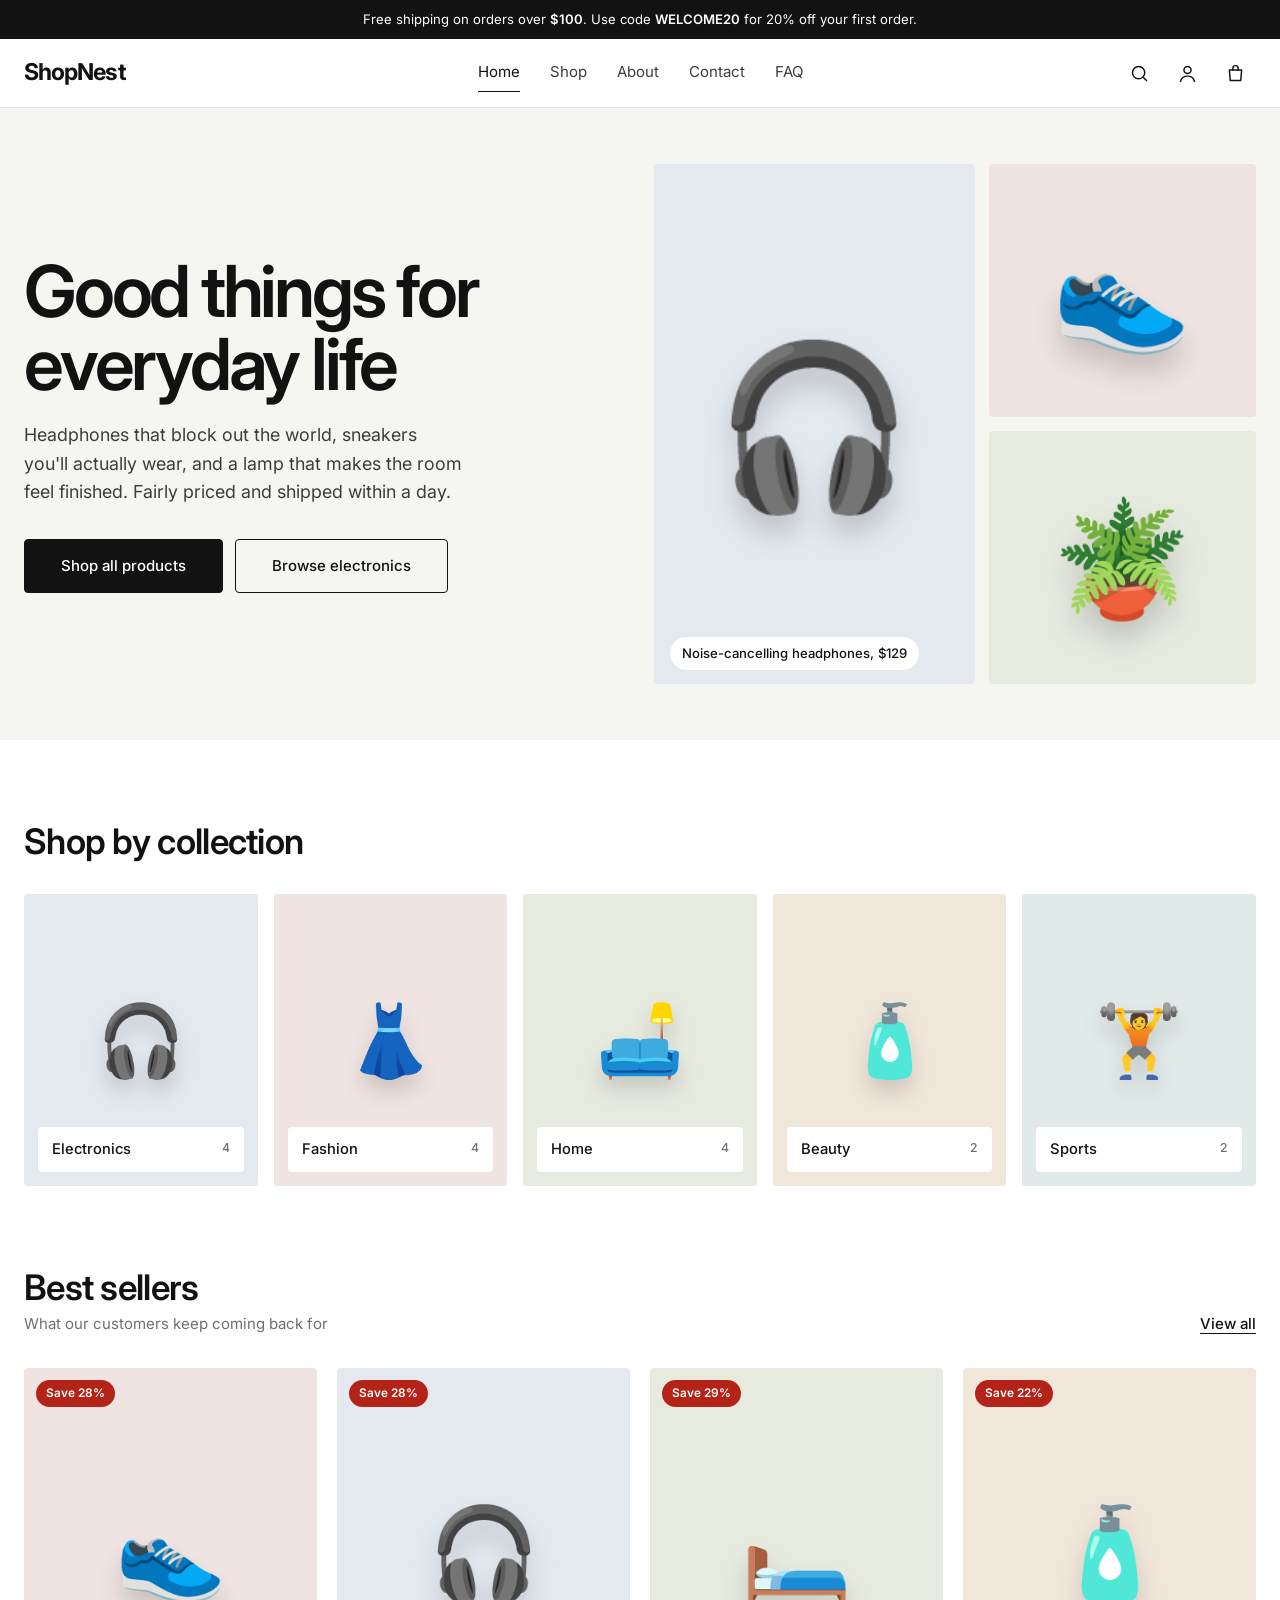
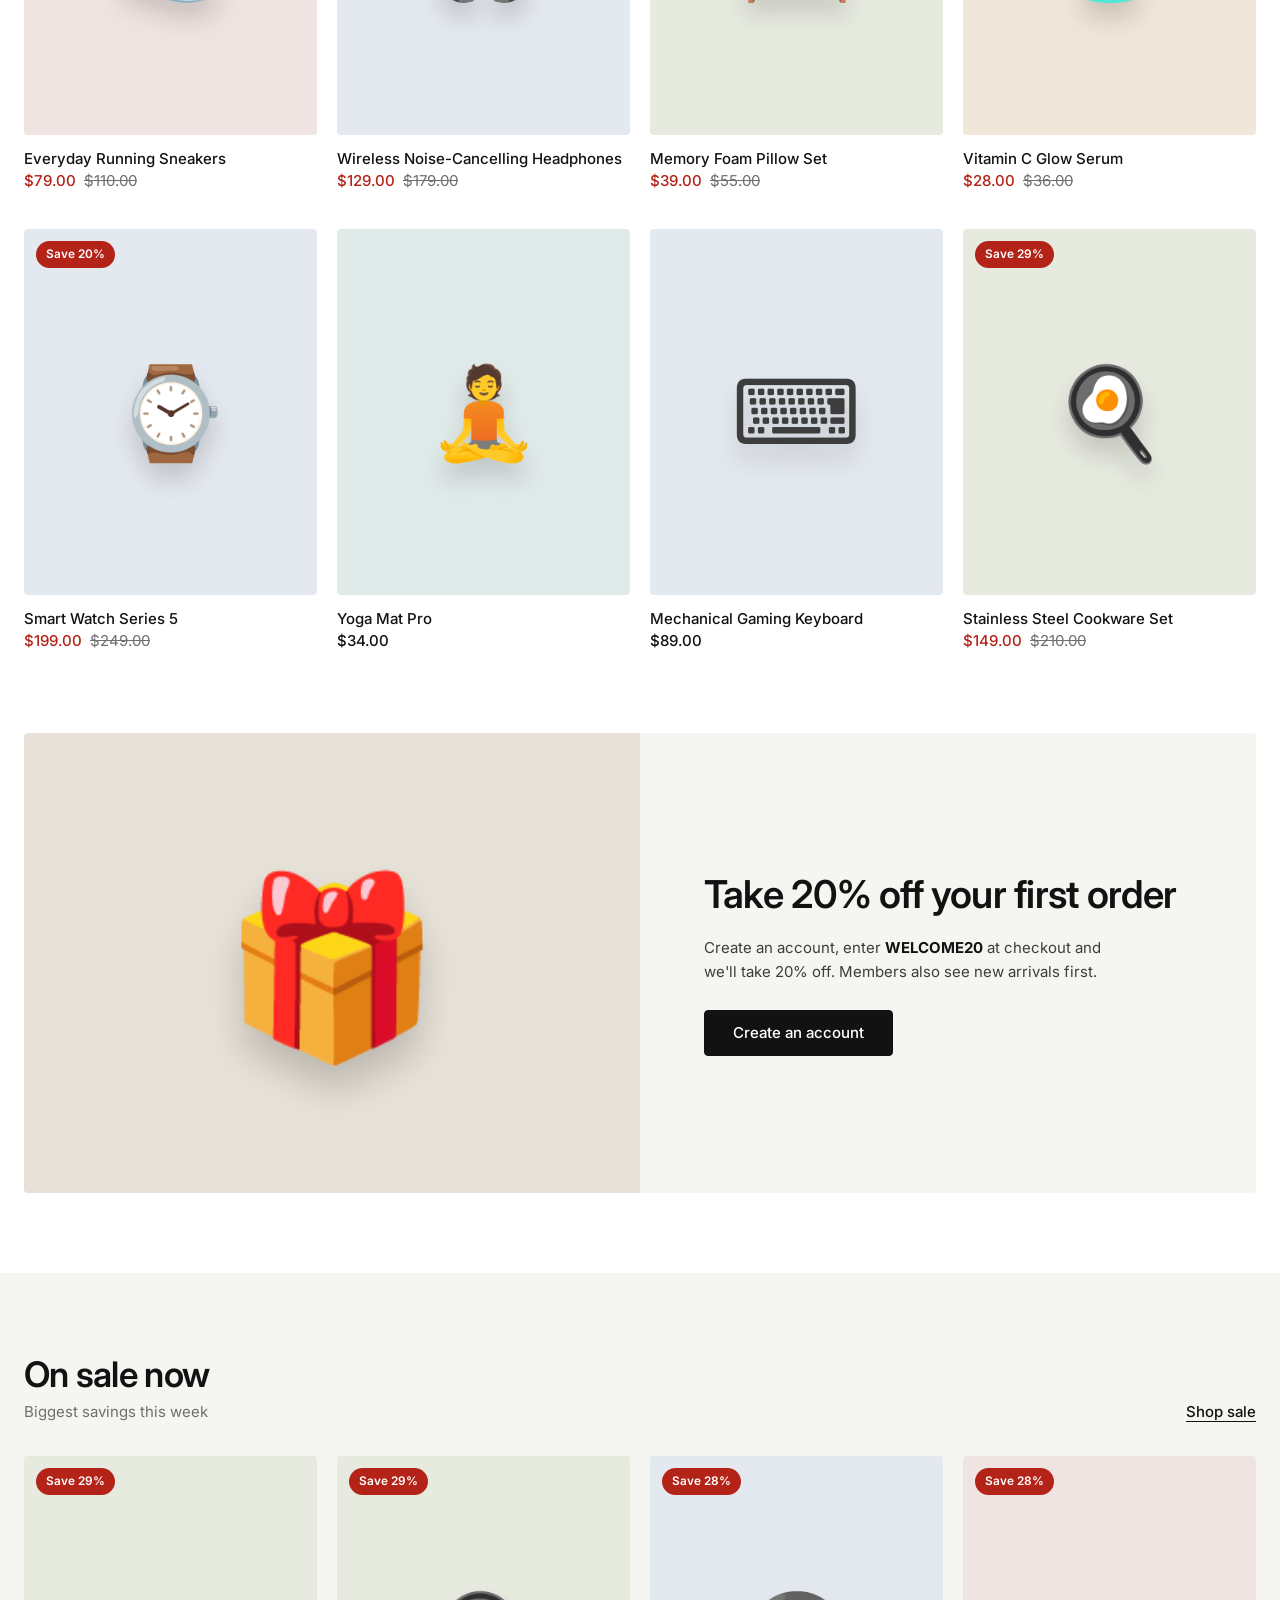
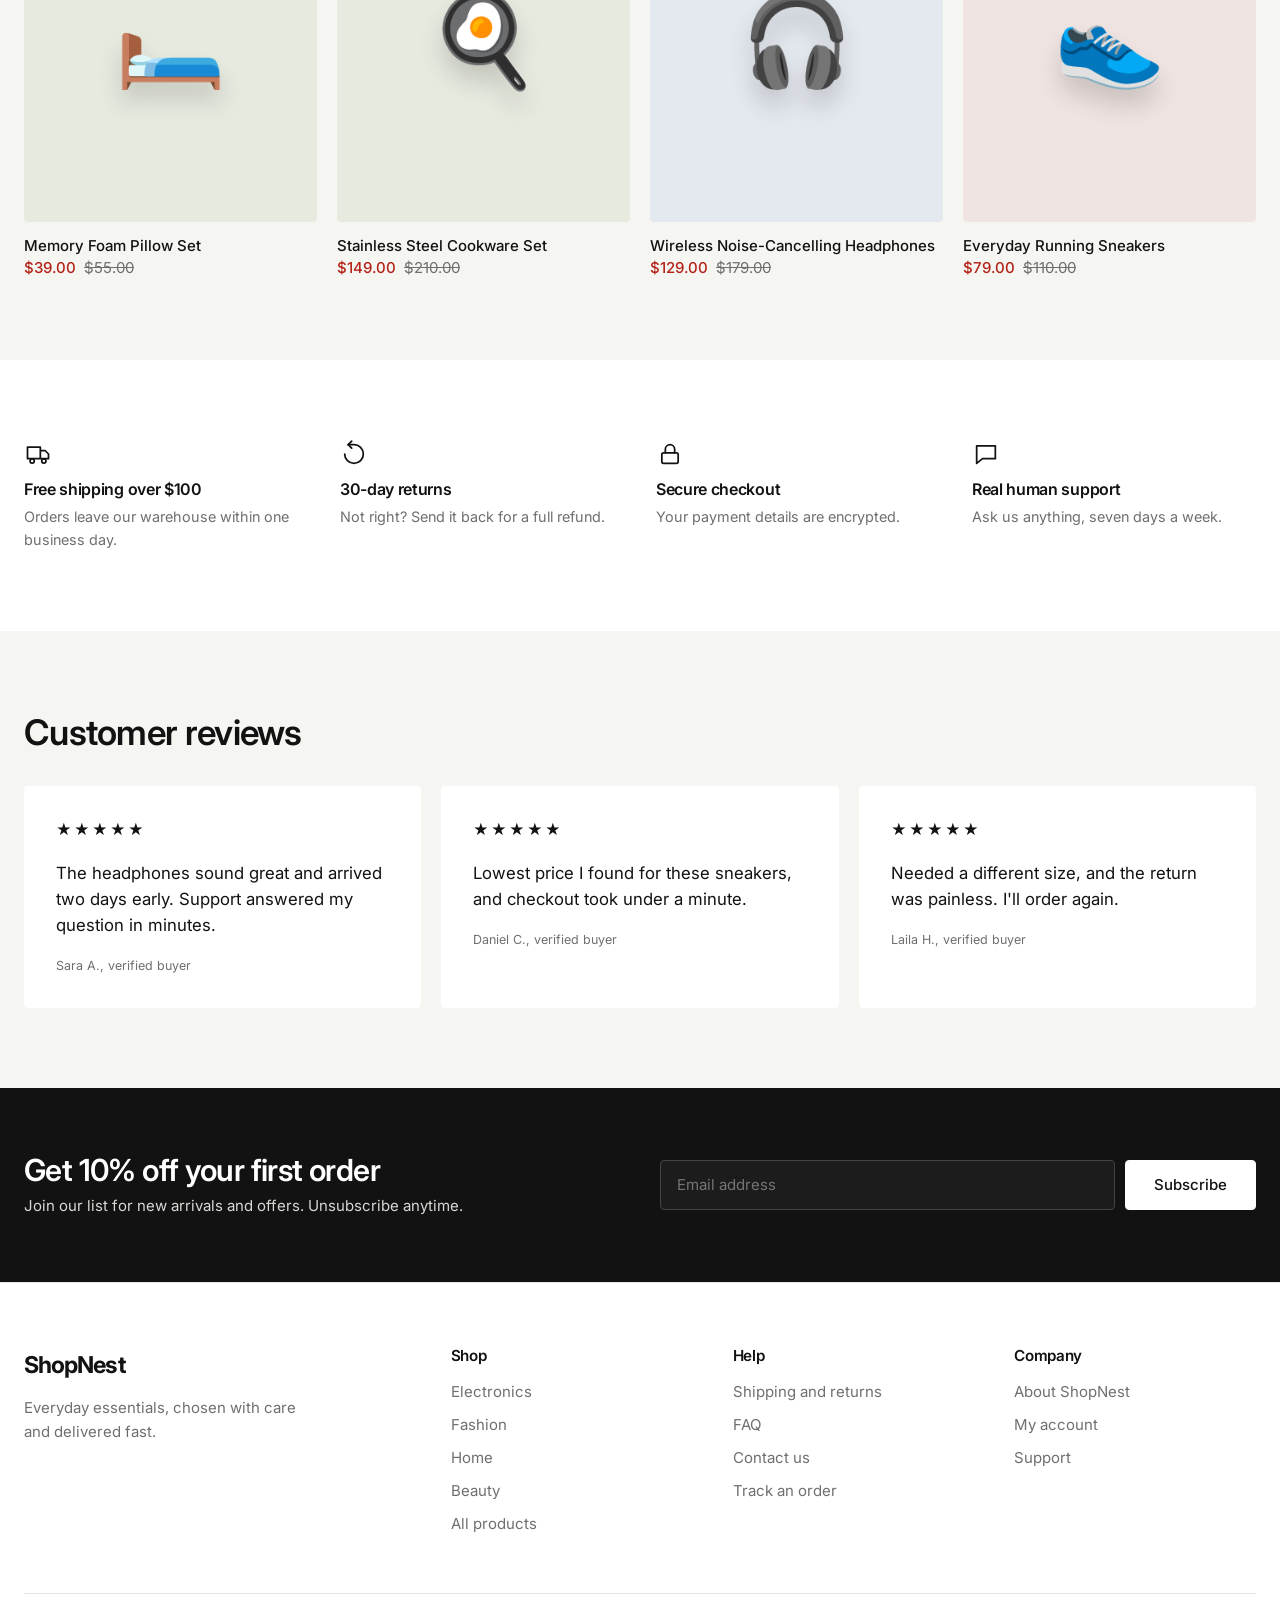
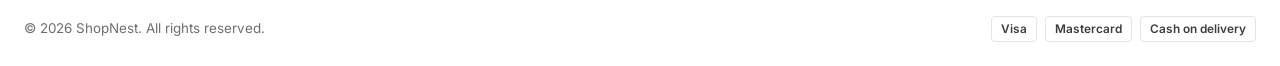
<file: index.html>
<!DOCTYPE html>
<html lang="en">
<head>
<meta charset="UTF-8">
<meta name="viewport" content="width=device-width, initial-scale=1">
<title>ShopNest | Everyday essentials, delivered fast</title>
<meta name="description" content="Shop electronics, fashion, home, beauty and sports essentials at ShopNest. Free shipping over $100.">
<link rel="preconnect" href="https://fonts.googleapis.com"><link rel="preconnect" href="https://fonts.gstatic.com" crossorigin>
<link href="https://fonts.googleapis.com/css2?family=Inter:wght@400;500;600;700&display=swap" rel="stylesheet">
<link rel="stylesheet" href="css/style.css">
</head>
<body data-page="home" data-init="home">
<div id="site-header"></div>

<main>
  <section class="hero">
    <div class="wrap hero-in">
      <div>
        <h1>Good things for everyday life</h1>
        <p>Headphones that block out the world, sneakers you'll actually wear, and a lamp that makes the room feel finished. Fairly priced and shipped within a day.</p>
        <div class="btns">
          <a class="btn lg" href="shop.html">Shop all products</a>
          <a class="btn ghost lg" href="shop.html?cat=Electronics">Browse electronics</a>
        </div>
      </div>
      <div class="hero-art" aria-hidden="true">
        <div class="t" style="background:#e4e8ef"><span class="em">🎧</span><span class="cap">Noise-cancelling headphones, $129</span></div>
        <div class="t" style="background:#efe4e1"><span class="em">👟</span></div>
        <div class="t" style="background:#e7eadf"><span class="em">🪴</span></div>
      </div>
    </div>
  </section>

  <section class="section">
    <div class="wrap">
      <div class="sh"><div><h2>Shop by collection</h2></div></div>
      <div class="coll-grid" id="colls"></div>
    </div>
  </section>

  <section class="section" style="padding-top:0">
    <div class="wrap">
      <div class="sh"><div><h2>Best sellers</h2><p>What our customers keep coming back for</p></div><a class="link" href="shop.html">View all</a></div>
      <div class="pgrid" id="best"></div>
    </div>
  </section>

  <section class="section" style="padding-top:0">
    <div class="wrap">
      <div class="split">
        <div class="art" aria-hidden="true"><span>🎁</span></div>
        <div class="txt">
          <h2>Take 20% off your first order</h2>
          <p>Create an account, enter <b style="color:var(--ink)">WELCOME20</b> at checkout and we'll take 20% off. Members also see new arrivals first.</p>
          <a class="btn" href="login.html">Create an account</a>
        </div>
      </div>
    </div>
  </section>

  <section class="section gray">
    <div class="wrap">
      <div class="sh"><div><h2>On sale now</h2><p>Biggest savings this week</p></div><a class="link" href="shop.html">Shop sale</a></div>
      <div class="pgrid" id="sale"></div>
    </div>
  </section>

  <section class="section">
    <div class="wrap trust">
      <div><svg viewBox="0 0 24 24"><path d="M3 6h11v10H3zM14 9h4l3 3v4h-7"/><circle cx="7" cy="18" r="1.8"/><circle cx="17" cy="18" r="1.8"/></svg><h4>Free shipping over $100</h4><p>Orders leave our warehouse within one business day.</p></div>
      <div><svg viewBox="0 0 24 24"><path d="M4 12a8 8 0 108-8H7"/><path d="M10 1L7 4l3 3"/></svg><h4>30-day returns</h4><p>Not right? Send it back for a full refund.</p></div>
      <div><svg viewBox="0 0 24 24"><rect x="5" y="11" width="14" height="9" rx="1.5"/><path d="M8 11V8a4 4 0 018 0v3"/></svg><h4>Secure checkout</h4><p>Your payment details are encrypted.</p></div>
      <div><svg viewBox="0 0 24 24"><path d="M4 5h16v11H9l-5 4V5z"/></svg><h4>Real human support</h4><p>Ask us anything, seven days a week.</p></div>
    </div>
  </section>

  <section class="section gray">
    <div class="wrap">
      <div class="sh"><div><h2>Customer reviews</h2></div></div>
      <div class="quotes">
        <div class="quote"><span class="stars">★★★★★</span><p>The headphones sound great and arrived two days early. Support answered my question in minutes.</p><small>Sara A., verified buyer</small></div>
        <div class="quote"><span class="stars">★★★★★</span><p>Lowest price I found for these sneakers, and checkout took under a minute.</p><small>Daniel C., verified buyer</small></div>
        <div class="quote"><span class="stars">★★★★★</span><p>Needed a different size, and the return was painless. I'll order again.</p><small>Laila H., verified buyer</small></div>
      </div>
    </div>
  </section>
</main>

<div id="site-footer"></div>
<script src="js/app.js"></script>
</body>
</html>
</file>
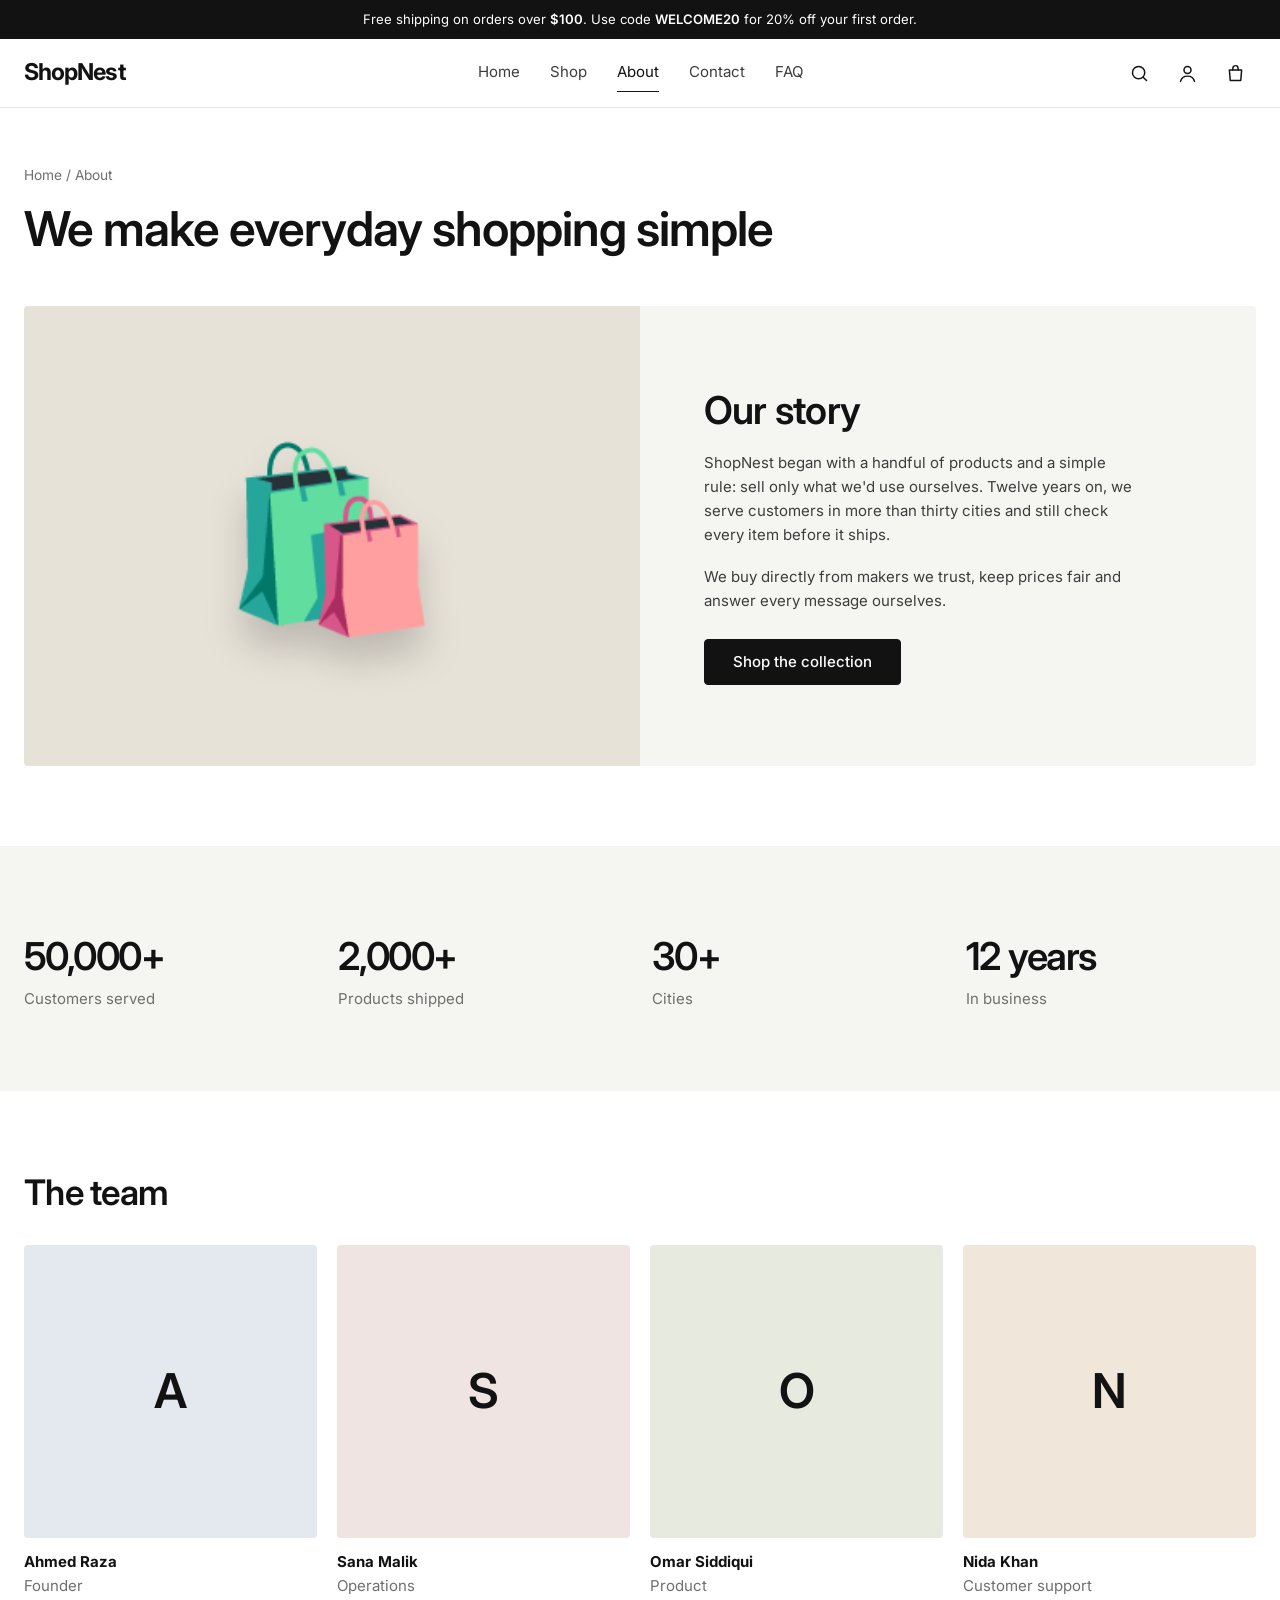
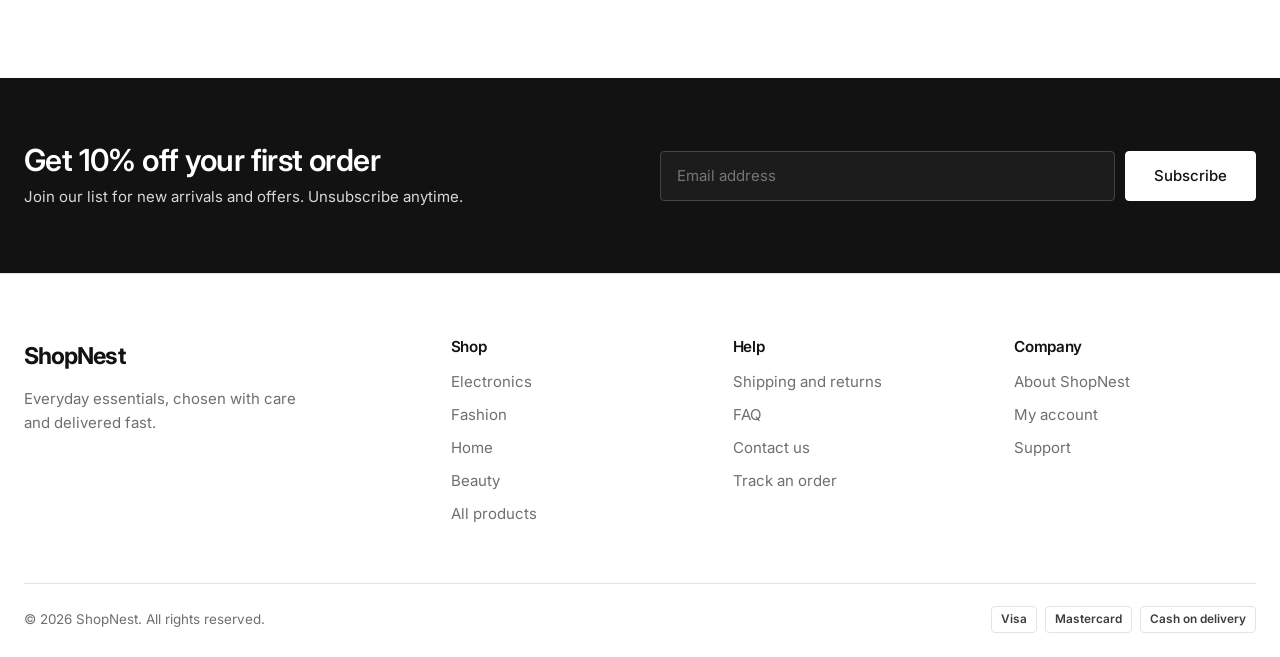
<file: about.html>
<!DOCTYPE html>
<html lang="en">
<head>
<meta charset="UTF-8">
<meta name="viewport" content="width=device-width, initial-scale=1">
<title>About us | ShopNest</title>
<link rel="preconnect" href="https://fonts.googleapis.com"><link rel="preconnect" href="https://fonts.gstatic.com" crossorigin>
<link href="https://fonts.googleapis.com/css2?family=Inter:wght@400;500;600;700&display=swap" rel="stylesheet">
<link rel="stylesheet" href="css/style.css">
</head>
<body data-page="about" data-init="about">
<div id="site-header"></div>
<main>
  <div class="wrap ph"><div class="crumbs"><a href="index.html">Home</a> / About</div><h1>We make everyday shopping simple</h1></div>

  <section class="section" style="padding-top:24px">
    <div class="wrap split">
      <div class="art" aria-hidden="true"><span>🛍️</span></div>
      <div class="txt">
        <h2>Our story</h2>
        <p>ShopNest began with a handful of products and a simple rule: sell only what we'd use ourselves. Twelve years on, we serve customers in more than thirty cities and still check every item before it ships.</p>
        <p>We buy directly from makers we trust, keep prices fair and answer every message ourselves.</p>
        <a class="btn" href="shop.html">Shop the collection</a>
      </div>
    </div>
  </section>

  <section class="section gray">
    <div class="wrap stats">
      <div><b data-count="50000" data-suffix="+">0</b><span class="muted">Customers served</span></div>
      <div><b data-count="2000" data-suffix="+">0</b><span class="muted">Products shipped</span></div>
      <div><b data-count="30" data-suffix="+">0</b><span class="muted">Cities</span></div>
      <div><b data-count="12" data-suffix=" years">0</b><span class="muted">In business</span></div>
    </div>
  </section>

  <section class="section">
    <div class="wrap">
      <div class="sh"><div><h2>The team</h2></div></div>
      <div class="team">
        <div><div class="av" style="background:#e4e8ef">A</div><b>Ahmed Raza</b><span class="muted">Founder</span></div>
        <div><div class="av" style="background:#efe4e1">S</div><b>Sana Malik</b><span class="muted">Operations</span></div>
        <div><div class="av" style="background:#e7eadf">O</div><b>Omar Siddiqui</b><span class="muted">Product</span></div>
        <div><div class="av" style="background:#f1e6da">N</div><b>Nida Khan</b><span class="muted">Customer support</span></div>
      </div>
    </div>
  </section>
</main>
<div id="site-footer"></div>
<script src="js/app.js"></script>
</body>
</html>
</file>
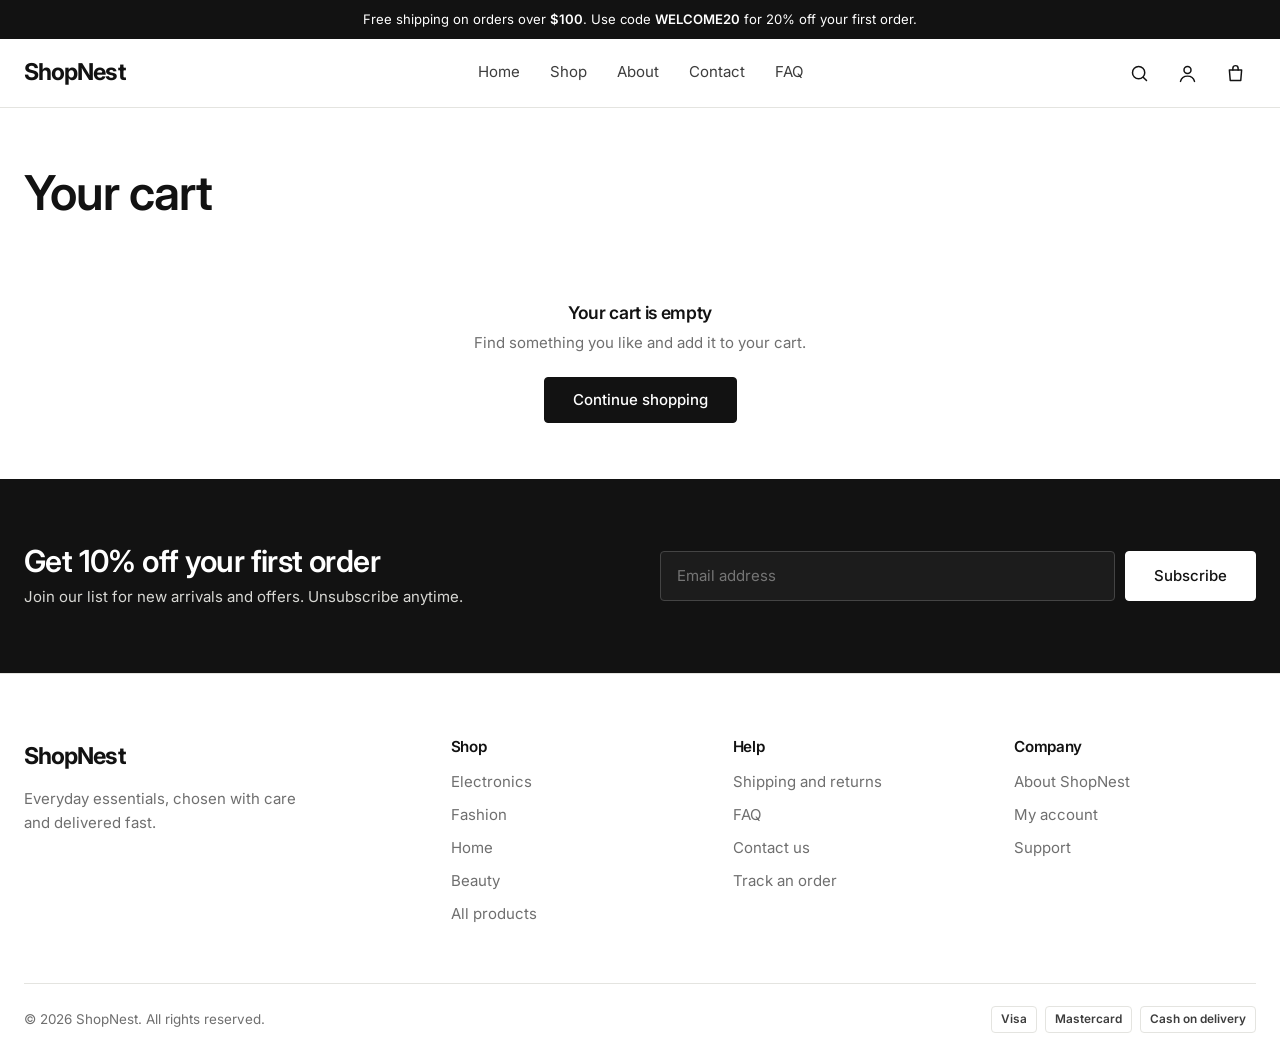
<file: cart.html>
<!DOCTYPE html>
<html lang="en">
<head>
<meta charset="UTF-8">
<meta name="viewport" content="width=device-width, initial-scale=1">
<title>Your cart | ShopNest</title>
<link rel="preconnect" href="https://fonts.googleapis.com"><link rel="preconnect" href="https://fonts.gstatic.com" crossorigin>
<link href="https://fonts.googleapis.com/css2?family=Inter:wght@400;500;600;700&display=swap" rel="stylesheet">
<link rel="stylesheet" href="css/style.css">
</head>
<body data-page="cart" data-init="cart">
<div id="site-header"></div>

<main>
  <div class="wrap ph"><h1>Your cart</h1></div>
  <div class="wrap" id="cartWrap"></div>
</main>

<div id="site-footer"></div>
<script src="js/app.js"></script>
</body>
</html>
</file>
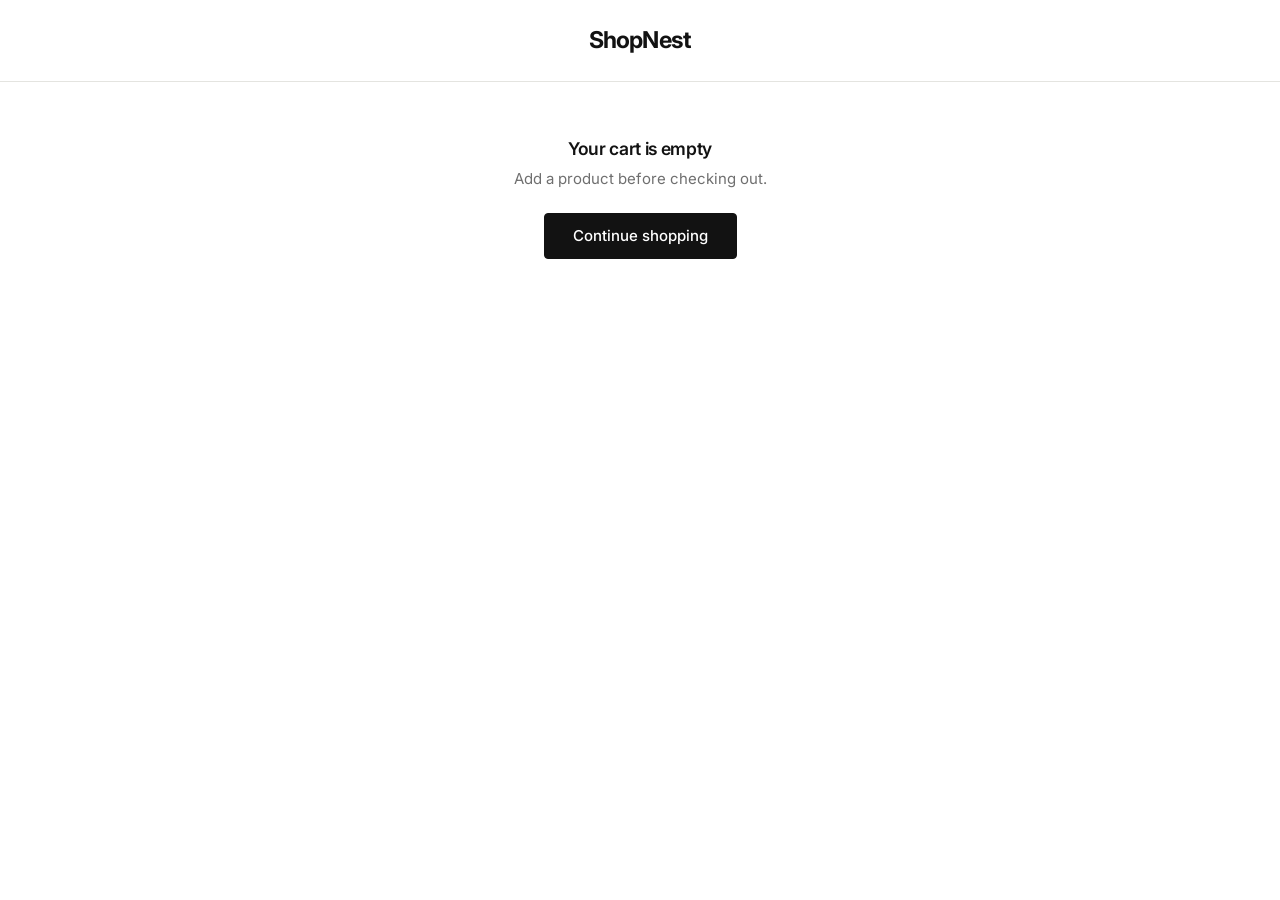
<file: checkout.html>
<!DOCTYPE html>
<html lang="en">
<head>
<meta charset="UTF-8">
<meta name="viewport" content="width=device-width, initial-scale=1">
<title>Checkout | ShopNest</title>
<link rel="preconnect" href="https://fonts.googleapis.com"><link rel="preconnect" href="https://fonts.gstatic.com" crossorigin>
<link href="https://fonts.googleapis.com/css2?family=Inter:wght@400;500;600;700&display=swap" rel="stylesheet">
<link rel="stylesheet" href="css/style.css">
</head>
<body data-page="cart" data-init="checkout" data-layout="minimal">
<div id="site-header"></div>

<div id="coWrap">
  <div class="co">
    <div class="co-l"><div>
      <div class="crumbs"><a href="cart.html">Cart</a> › <b>Checkout</b></div>
      <form id="coForm">
        <h2>Contact</h2>
        <div class="field"><label for="cEmail">Email</label><input class="input" id="cEmail" name="cEmail" type="email" required autocomplete="email"></div>

        <h2>Delivery</h2>
        <div class="fgrid">
          <div class="field s2"><label for="cName">Full name</label><input class="input" id="cName" name="cName" required autocomplete="name"></div>
          <div class="field s2"><label for="addr">Address</label><input class="input" id="addr" name="addr" required autocomplete="street-address"></div>
          <div class="field"><label for="city">City</label><input class="input" id="city" name="city" required autocomplete="address-level2"></div>
          <div class="field"><label for="zip">Postal code</label><input class="input" id="zip" name="zip" required autocomplete="postal-code"></div>
          <div class="field s2"><label for="phone">Phone</label><input class="input" id="phone" name="phone" type="tel" required autocomplete="tel"></div>
        </div>

        <h2>Shipping method</h2>
        <label class="choice"><input type="radio" name="ship" value="std" checked><span class="gr">Standard<small>3 to 5 business days</small></span><b id="stdPrice" style="color:var(--ink)"></b></label>
        <label class="choice"><input type="radio" name="ship" value="exp"><span class="gr">Express<small>1 to 2 business days</small></span><b id="expPrice" style="color:var(--ink)"></b></label>

        <h2>Payment</h2>
        <p class="note" style="margin:-6px 0 12px">Demo store: no real payment is taken. Please don't enter real card details.</p>
        <label class="choice"><input type="radio" name="pay" value="card" checked><span class="gr">Credit or debit card</span></label>
        <div class="card-box" id="cardBox">
          <div class="field"><label for="cNum">Card number</label><input class="input" id="cNum" name="cNum" inputmode="numeric" autocomplete="off" placeholder="1234 5678 9012 3456"></div>
          <div class="fgrid">
            <div class="field" style="margin:0"><label for="cExp">Expiry (MM/YY)</label><input class="input" id="cExp" name="cExp" inputmode="numeric" maxlength="5" autocomplete="off"></div>
            <div class="field" style="margin:0"><label for="cCvc">Security code</label><input class="input" id="cCvc" name="cCvc" inputmode="numeric" maxlength="4" autocomplete="off"></div>
          </div>
          <p class="err" id="cardErr" role="alert"></p>
        </div>
        <label class="choice"><input type="radio" name="pay" value="cod"><span class="gr">Cash on delivery</span></label>

        <button class="btn full lg" style="margin-top:28px">Pay now</button>
        <p class="note" style="margin-top:14px"><a class="link" href="cart.html" style="font-weight:400">Return to cart</a></p>
      </form>
    </div></div>

    <aside class="co-r"><div>
      <div id="coItems"></div>
      <div class="code-row"><input class="input" id="codeIn" placeholder="Discount code" aria-label="Discount code"><button class="btn ghost" type="button" id="codeBtn">Apply</button></div>
      <p class="note" id="codeMsg" style="min-height:1.4em"></p>
      <div class="co-sum" id="coTotals"></div>
    </div></aside>
  </div>
</div>

<script src="js/app.js"></script>
</body>
</html>
</file>
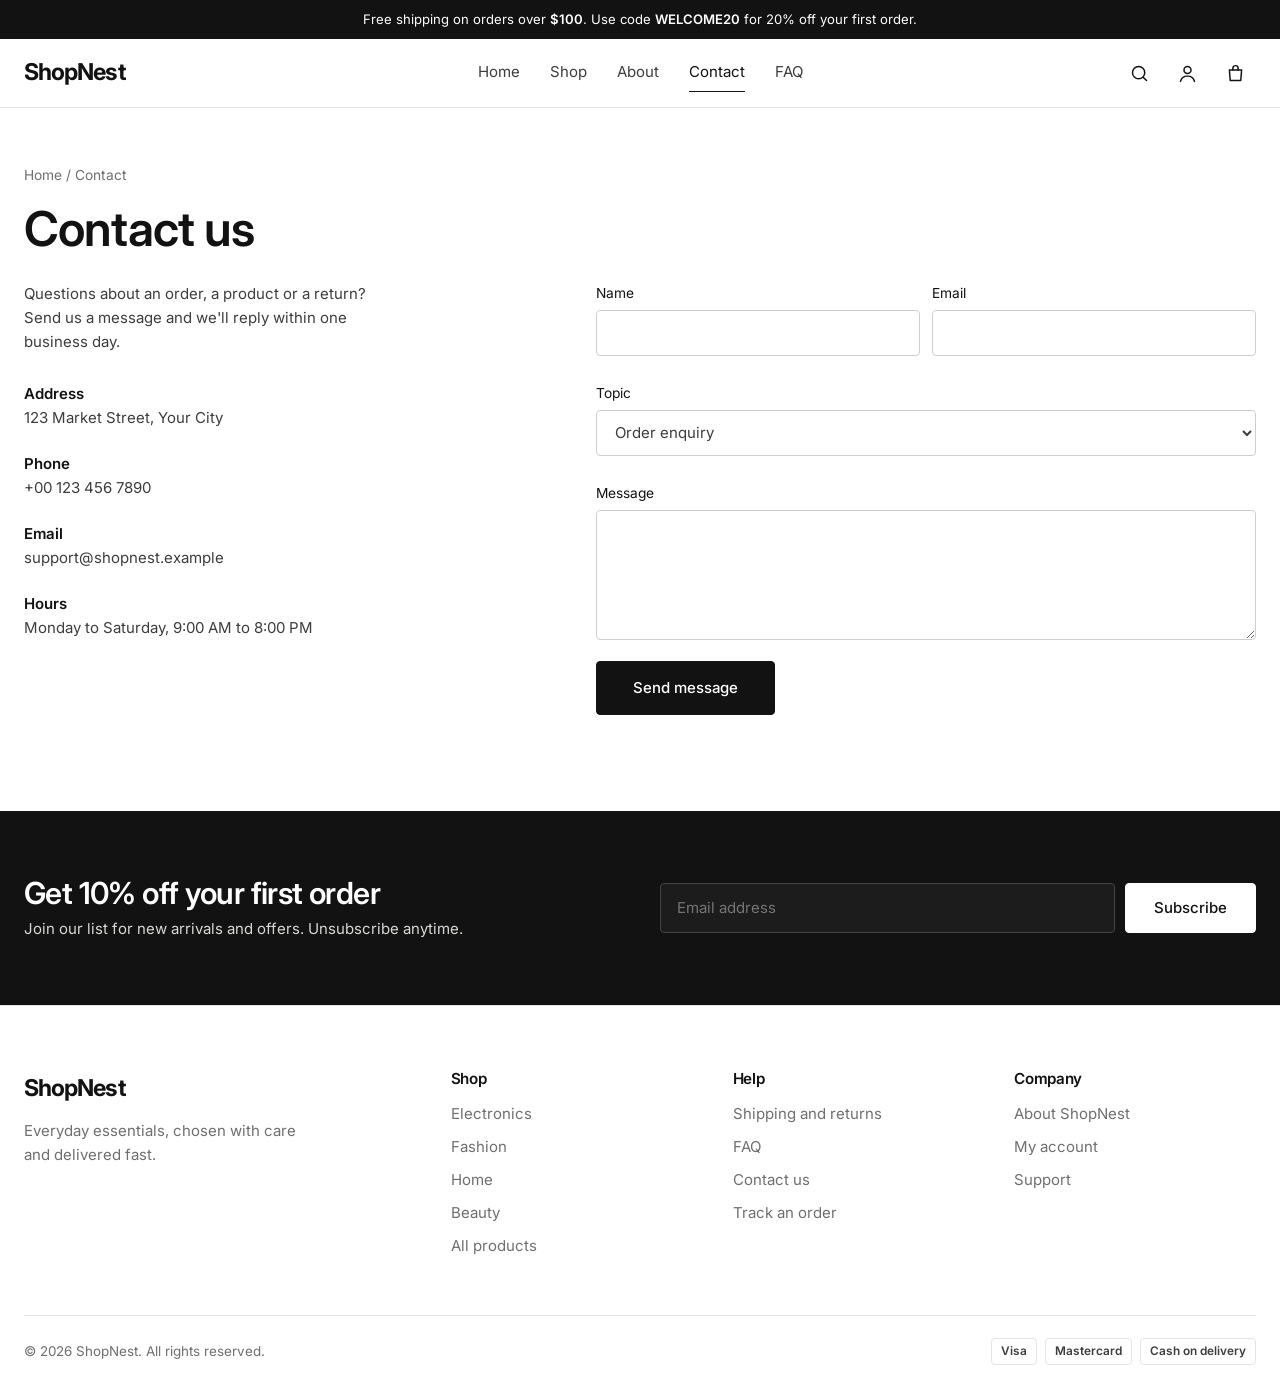
<file: contact.html>
<!DOCTYPE html>
<html lang="en">
<head>
<meta charset="UTF-8">
<meta name="viewport" content="width=device-width, initial-scale=1">
<title>Contact us | ShopNest</title>
<link rel="preconnect" href="https://fonts.googleapis.com"><link rel="preconnect" href="https://fonts.gstatic.com" crossorigin>
<link href="https://fonts.googleapis.com/css2?family=Inter:wght@400;500;600;700&display=swap" rel="stylesheet">
<link rel="stylesheet" href="css/style.css">
</head>
<body data-page="contact" data-init="contact">
<div id="site-header"></div>
<main>
  <div class="wrap ph"><div class="crumbs"><a href="index.html">Home</a> / Contact</div><h1>Contact us</h1></div>
  <div class="wrap contact">
    <div>
      <p style="margin-bottom:28px;max-width:380px">Questions about an order, a product or a return? Send us a message and we'll reply within one business day.</p>
      <dl>
        <div><dt>Address</dt><dd>123 Market Street, Your City</dd></div>
        <div><dt>Phone</dt><dd>+00 123 456 7890</dd></div>
        <div><dt>Email</dt><dd>support@shopnest.example</dd></div>
        <div><dt>Hours</dt><dd>Monday to Saturday, 9:00 AM to 8:00 PM</dd></div>
      </dl>
    </div>
    <form id="contactForm">
      <div class="fgrid">
        <div class="field"><label for="cn">Name</label><input class="input" id="cn" required autocomplete="name"></div>
        <div class="field"><label for="ce">Email</label><input class="input" id="ce" type="email" required autocomplete="email"></div>
        <div class="field s2"><label for="cs">Topic</label><select class="input" id="cs"><option>Order enquiry</option><option>Returns and refunds</option><option>Product question</option><option>Something else</option></select></div>
        <div class="field s2"><label for="cm">Message</label><textarea class="input" id="cm" required></textarea></div>
      </div>
      <button class="btn lg">Send message</button>
    </form>
  </div>
</main>
<div id="site-footer"></div>
<script src="js/app.js"></script>
</body>
</html>
</file>
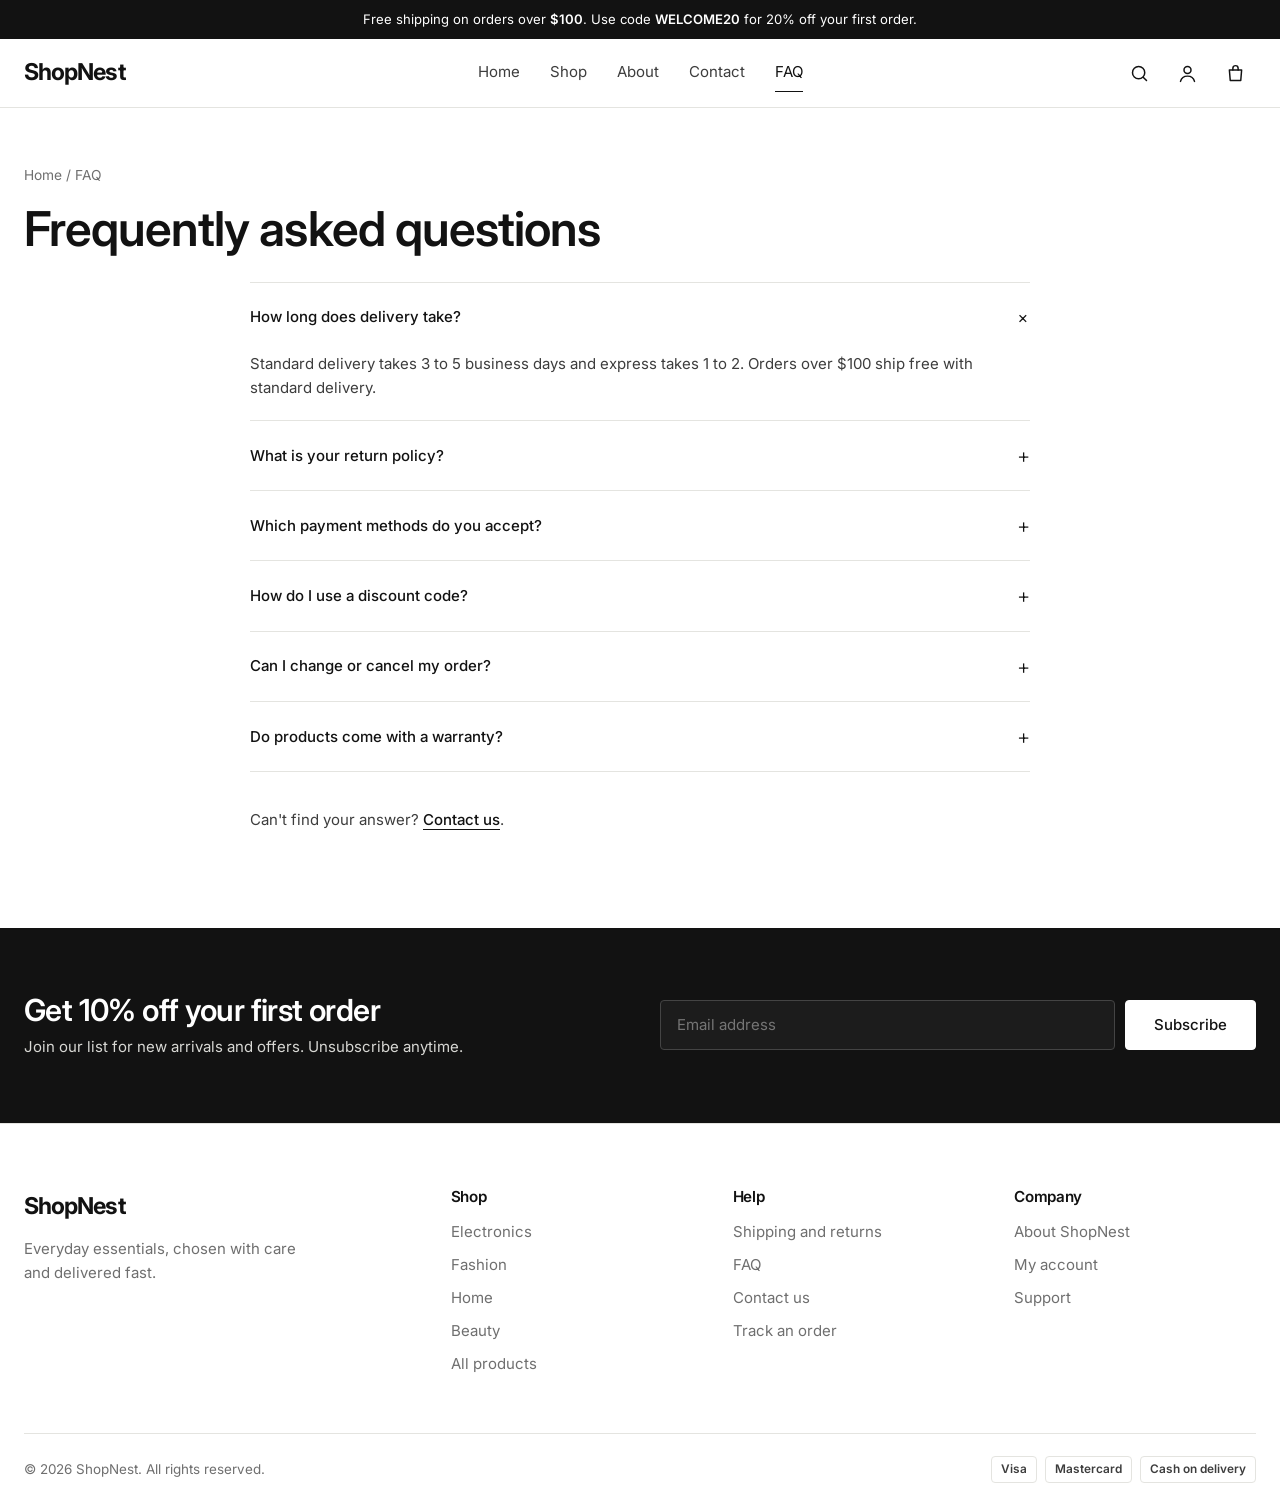
<file: faq.html>
<!DOCTYPE html>
<html lang="en">
<head>
<meta charset="UTF-8">
<meta name="viewport" content="width=device-width, initial-scale=1">
<title>FAQ | ShopNest</title>
<link rel="preconnect" href="https://fonts.googleapis.com"><link rel="preconnect" href="https://fonts.gstatic.com" crossorigin>
<link href="https://fonts.googleapis.com/css2?family=Inter:wght@400;500;600;700&display=swap" rel="stylesheet">
<link rel="stylesheet" href="css/style.css">
</head>
<body data-page="faq" data-init="faq">
<div id="site-header"></div>
<main>
  <div class="wrap ph"><div class="crumbs"><a href="index.html">Home</a> / FAQ</div><h1>Frequently asked questions</h1></div>
  <div class="wrap faq">
    <details open><summary>How long does delivery take?</summary><div class="in">Standard delivery takes 3 to 5 business days and express takes 1 to 2. Orders over $100 ship free with standard delivery.</div></details>
    <details><summary>What is your return policy?</summary><div class="in">Return unused items in their original packaging within 30 days of delivery for a full refund or an exchange.</div></details>
    <details><summary>Which payment methods do you accept?</summary><div class="in">We accept major credit and debit cards, and cash on delivery in selected areas. Card payments are encrypted.</div></details>
    <details><summary>How do I use a discount code?</summary><div class="in">Enter the code in the discount box on the cart or checkout page and select Apply. Your savings appear in the order summary.</div></details>
    <details><summary>Can I change or cancel my order?</summary><div class="in">Yes, until it ships. Contact support with your order number and we'll update it.</div></details>
    <details><summary>Do products come with a warranty?</summary><div class="in">Most electronics include a 1 to 2 year manufacturer warranty. The details are listed under Specifications on each product page.</div></details>
    <p style="margin-top:36px">Can't find your answer? <a class="link" href="contact.html">Contact us</a>.</p>
  </div>
</main>
<div id="site-footer"></div>
<script src="js/app.js"></script>
</body>
</html>
</file>
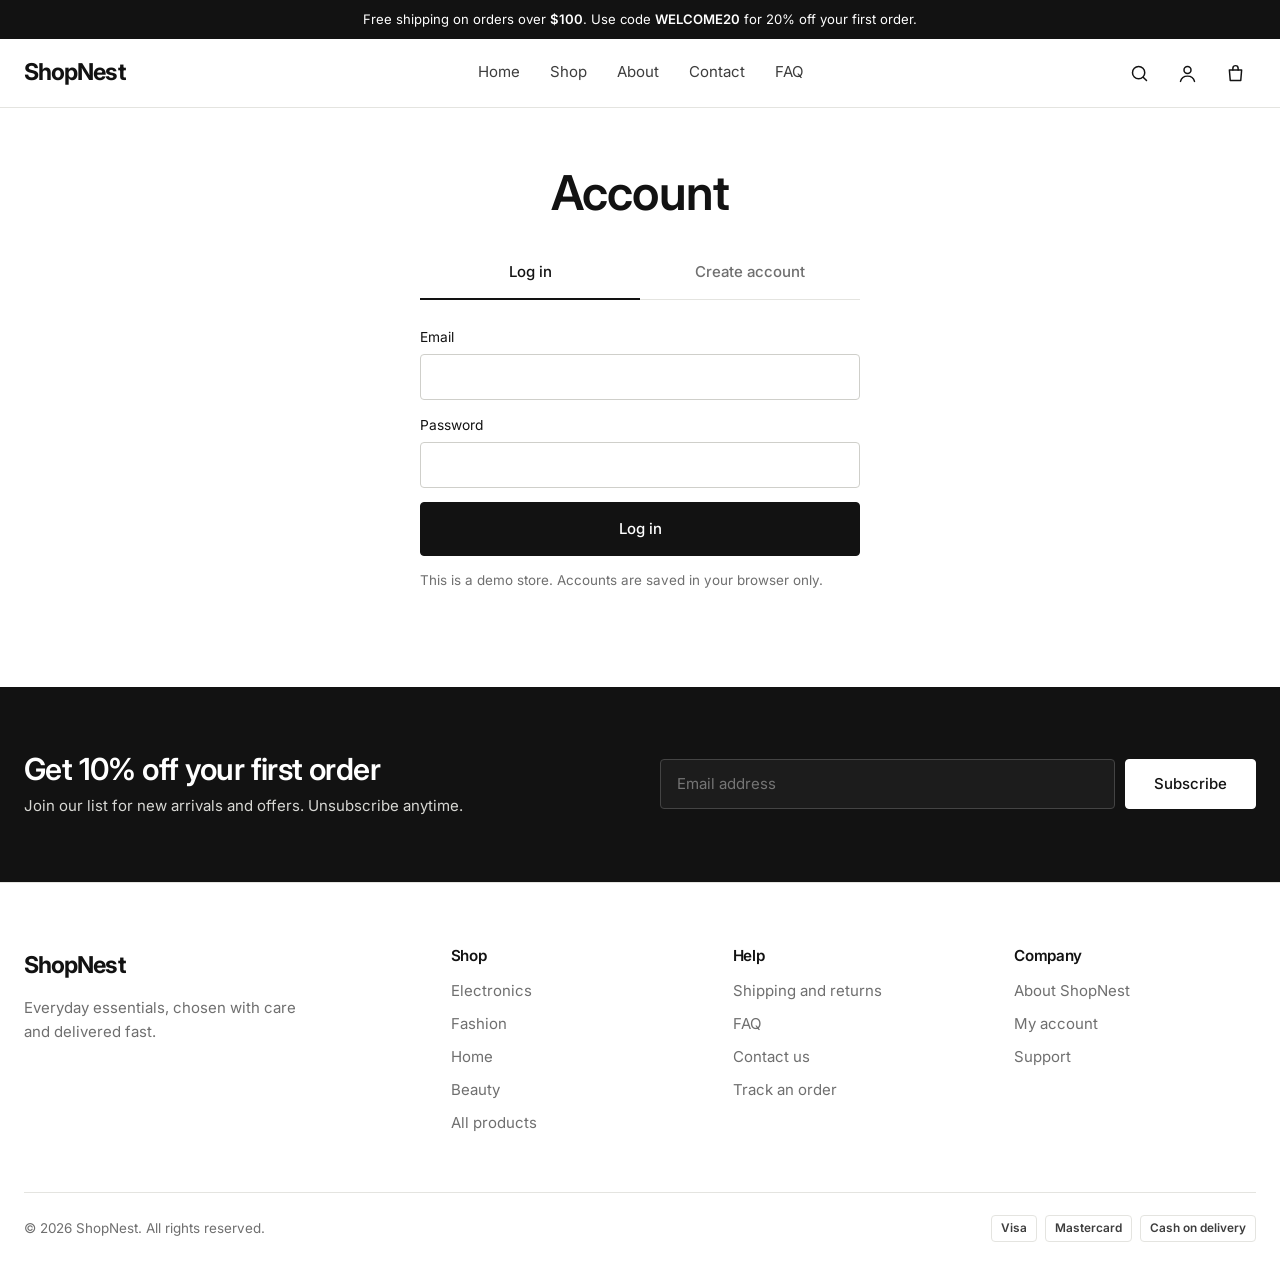
<file: login.html>
<!DOCTYPE html>
<html lang="en">
<head>
<meta charset="UTF-8">
<meta name="viewport" content="width=device-width, initial-scale=1">
<title>Account | ShopNest</title>
<link rel="preconnect" href="https://fonts.googleapis.com"><link rel="preconnect" href="https://fonts.gstatic.com" crossorigin>
<link href="https://fonts.googleapis.com/css2?family=Inter:wght@400;500;600;700&display=swap" rel="stylesheet">
<link rel="stylesheet" href="css/style.css">
</head>
<body data-page="login" data-init="login">
<div id="site-header"></div>
<main>
  <div class="wrap ph center"><h1>Account</h1></div>
  <div class="wrap"><div class="auth" id="authWrap"></div></div>
</main>
<div id="site-footer"></div>
<script src="js/app.js"></script>
</body>
</html>
</file>
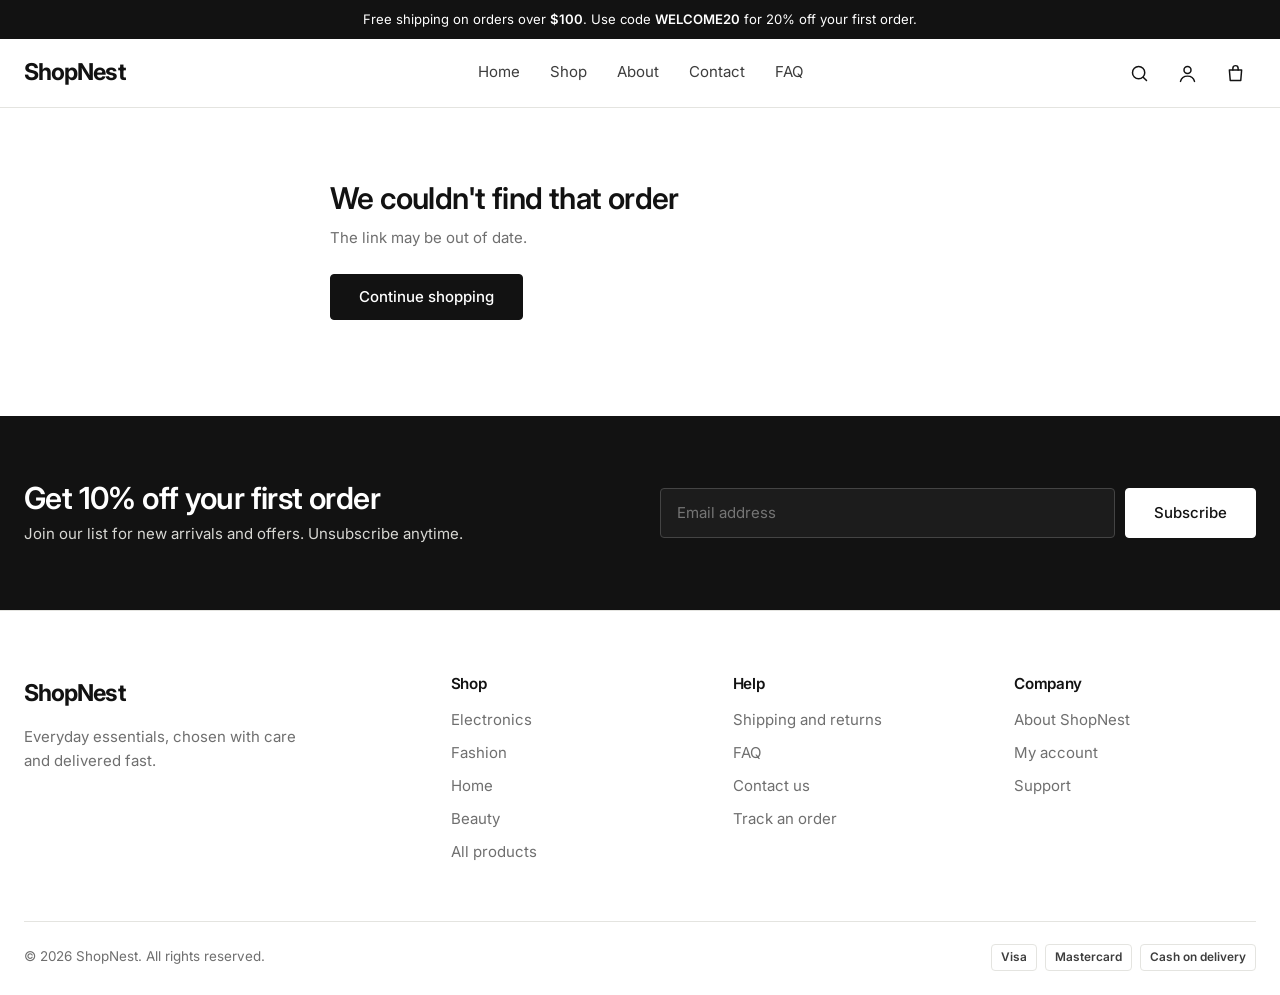
<file: order-success.html>
<!DOCTYPE html>
<html lang="en">
<head>
<meta charset="UTF-8">
<meta name="viewport" content="width=device-width, initial-scale=1">
<title>Order confirmed | ShopNest</title>
<link rel="preconnect" href="https://fonts.googleapis.com"><link rel="preconnect" href="https://fonts.gstatic.com" crossorigin>
<link href="https://fonts.googleapis.com/css2?family=Inter:wght@400;500;600;700&display=swap" rel="stylesheet">
<link rel="stylesheet" href="css/style.css">
</head>
<body data-page="cart" data-init="success">
<div id="site-header"></div>
<main><div class="wrap"><div class="done" id="doneBox"></div></div></main>
<div id="site-footer"></div>
<script src="js/app.js"></script>
</body>
</html>
</file>
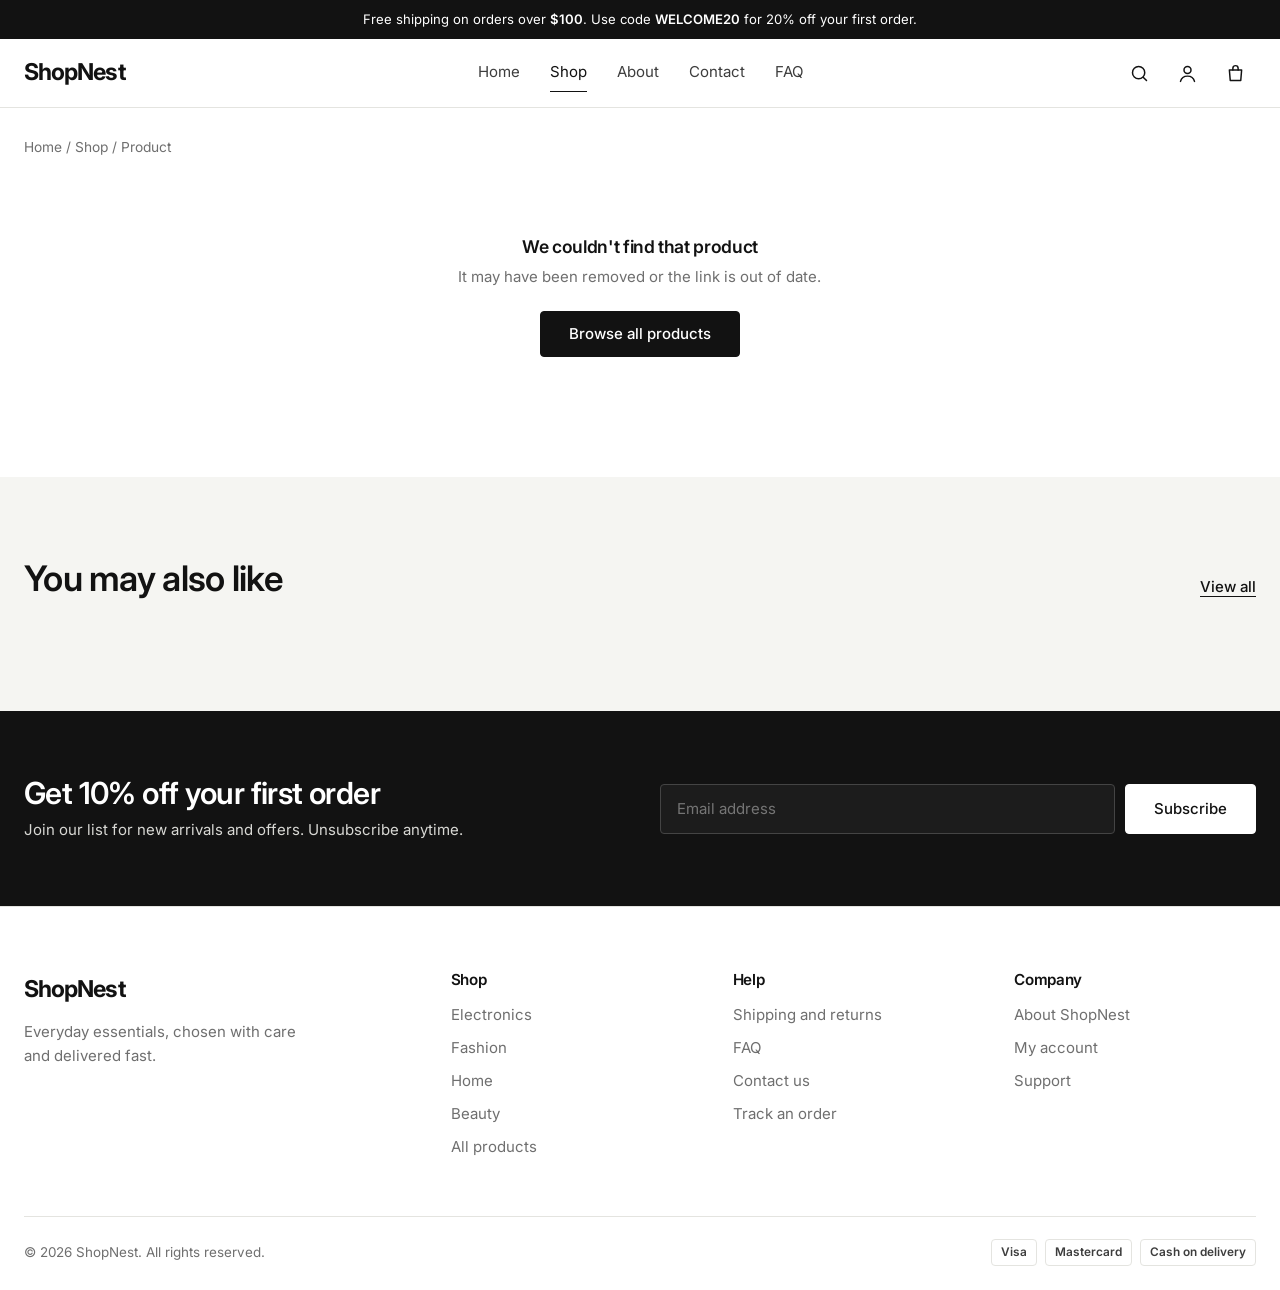
<file: product.html>
<!DOCTYPE html>
<html lang="en">
<head>
<meta charset="UTF-8">
<meta name="viewport" content="width=device-width, initial-scale=1">
<title>Product | ShopNest</title>
<link rel="preconnect" href="https://fonts.googleapis.com"><link rel="preconnect" href="https://fonts.gstatic.com" crossorigin>
<link href="https://fonts.googleapis.com/css2?family=Inter:wght@400;500;600;700&display=swap" rel="stylesheet">
<link rel="stylesheet" href="css/style.css">
</head>
<body data-page="shop" data-init="product">
<div id="site-header"></div>

<main>
  <div class="wrap" style="padding-top:28px">
    <div class="crumbs" style="margin-bottom:22px"><a href="index.html">Home</a> / <a href="shop.html">Shop</a> / <span id="crumbName">Product</span></div>
    <div class="pdp" id="pdp"></div>
  </div>

  <section class="section gray">
    <div class="wrap">
      <div class="sh"><div><h2>You may also like</h2></div><a class="link" href="shop.html">View all</a></div>
      <div class="pgrid" id="related"></div>
    </div>
  </section>
</main>

<div id="site-footer"></div>
<script src="js/app.js"></script>
</body>
</html>
</file>
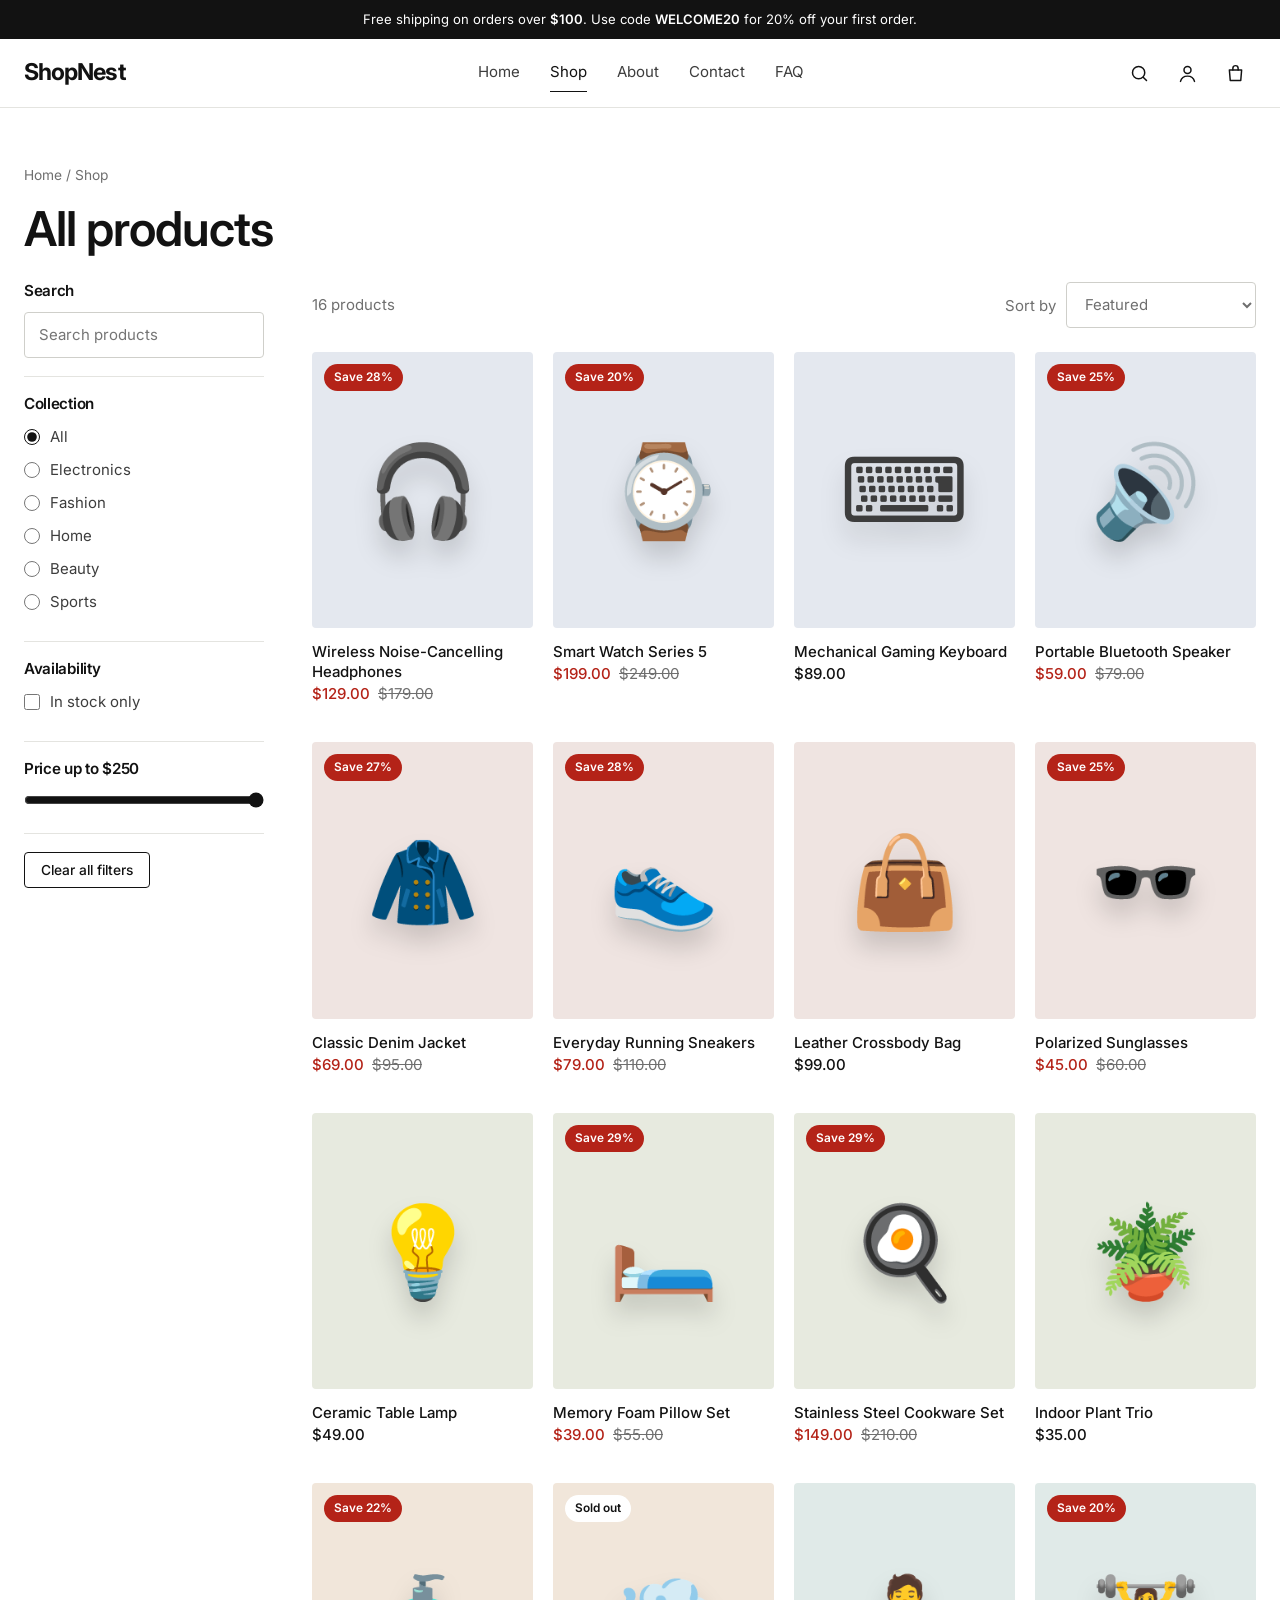
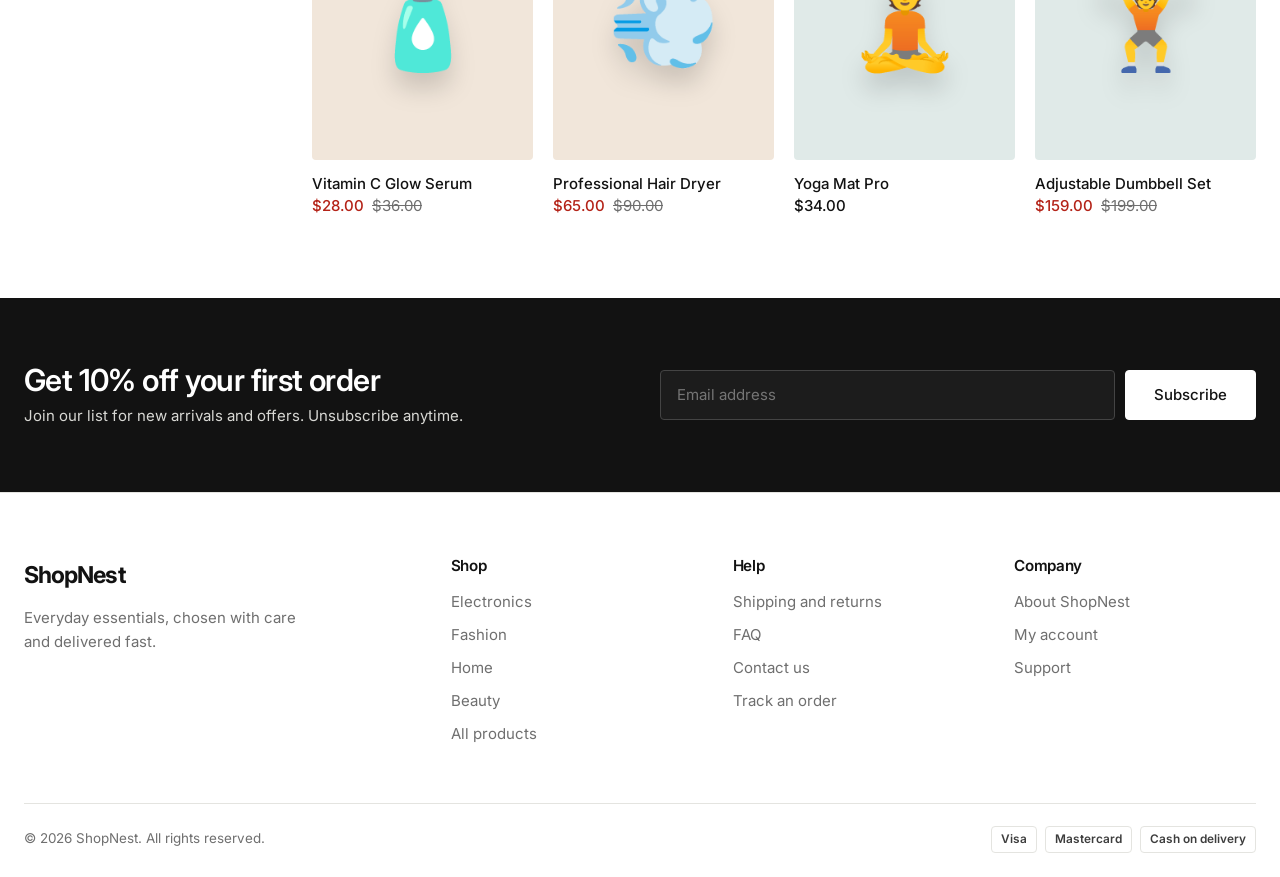
<file: shop.html>
<!DOCTYPE html>
<html lang="en">
<head>
<meta charset="UTF-8">
<meta name="viewport" content="width=device-width, initial-scale=1">
<title>Shop all products | ShopNest</title>
<link rel="preconnect" href="https://fonts.googleapis.com"><link rel="preconnect" href="https://fonts.gstatic.com" crossorigin>
<link href="https://fonts.googleapis.com/css2?family=Inter:wght@400;500;600;700&display=swap" rel="stylesheet">
<link rel="stylesheet" href="css/style.css">
</head>
<body data-page="shop" data-init="shop">
<div id="site-header"></div>

<main>
  <div class="wrap ph">
    <div class="crumbs"><a href="index.html">Home</a> / Shop</div>
    <h1 id="collTitle">All products</h1>
  </div>

  <div class="wrap shop">
    <aside class="filters" id="filters" aria-label="Filters">
      <div class="fgroup"><h4>Search</h4><input class="input" id="shopSearch" type="search" placeholder="Search products" aria-label="Search products"></div>
      <div class="fgroup"><h4>Collection</h4><div id="catFilters"></div></div>
      <div class="fgroup"><h4>Availability</h4><label><input type="checkbox" id="stockOnly"> In stock only</label></div>
      <div class="fgroup"><h4>Price up to <span id="priceVal">$250</span></h4><input type="range" id="priceRange" min="10" max="250" step="5" value="250" aria-label="Maximum price"></div>
      <div class="fgroup" style="border:none"><button class="btn ghost sm" id="resetBtn">Clear all filters</button></div>
    </aside>
    <section>
      <div class="tools">
        <button class="btn ghost sm filter-toggle" id="filterToggle">Filters</button>
        <span class="muted" id="count"></span>
        <label class="muted">Sort by <select class="select" id="sortSel" style="margin-left:6px">
          <option value="featured">Featured</option><option value="best">Best selling</option><option value="rating">Highest rated</option>
          <option value="low">Price, low to high</option><option value="high">Price, high to low</option></select></label>
      </div>
      <div class="pgrid" id="shopGrid" style="grid-template-columns:repeat(auto-fill,minmax(210px,1fr))"></div>
      <div class="empty" id="noResults" style="display:none"><h3>No products match your filters</h3><p class="muted">Try removing a filter or searching for something else.</p></div>
    </section>
  </div>
</main>

<div id="site-footer"></div>
<script src="js/app.js"></script>
</body>
</html>
</file>
<file: css/style.css>
/* ShopNest - storefront theme */
:root{
  --ink:#121212;--ink2:#3d3d3d;--mute:#6f6f6f;--line:#e4e4e0;--surface:#f5f5f2;--bg:#fff;
  --sale:#b42318;--ok:#1a7f4b;--focus:#2563eb;
  --r:4px;--wrap:1280px;
  --font:"Inter",system-ui,-apple-system,"Segoe UI",Roboto,Helvetica,Arial,sans-serif;
}
*{box-sizing:border-box;margin:0;padding:0}
html{scroll-behavior:smooth;-webkit-text-size-adjust:100%}
body{font-family:var(--font);font-size:15px;line-height:1.6;color:var(--ink2);background:var(--bg);-webkit-font-smoothing:antialiased}
a{color:inherit;text-decoration:none}
ul{list-style:none}
button,input,select,textarea{font:inherit;color:inherit}
button{cursor:pointer}
img{max-width:100%;display:block}
:focus-visible{outline:2px solid var(--focus);outline-offset:2px}
h1,h2,h3,h4{color:var(--ink);font-weight:600;line-height:1.2;letter-spacing:-.02em}
.wrap{width:min(var(--wrap),100% - 48px);margin-inline:auto}
.section{padding:80px 0}
.section.tight{padding:48px 0}
.section.gray{background:var(--surface)}
.muted{color:var(--mute)}
.center{text-align:center}
.link{text-decoration:underline;text-underline-offset:4px;font-weight:500;color:var(--ink)}
.link:hover{text-decoration-thickness:2px}
.sr{position:absolute;width:1px;height:1px;overflow:hidden;clip:rect(0 0 0 0)}

/* Buttons */
.btn{display:inline-flex;align-items:center;justify-content:center;gap:8px;min-height:46px;padding:0 28px;border:1px solid var(--ink);background:var(--ink);color:#fff;border-radius:var(--r);font-weight:500;transition:background .15s,color .15s,box-shadow .15s}
.btn:hover{background:#000;box-shadow:0 0 0 1px var(--ink)}
.btn.ghost{background:transparent;color:var(--ink)}
.btn.ghost:hover{background:var(--ink);color:#fff}
.btn.light{background:#fff;color:var(--ink);border-color:#fff}
.btn.light:hover{box-shadow:0 0 0 1px #fff}
.btn.sm{min-height:36px;padding:0 16px;font-size:.86rem}
.btn.lg{min-height:54px;padding:0 36px}
.btn.full{width:100%}
.btn[disabled]{opacity:.45;pointer-events:none}

/* Announcement + header */
.announce{background:var(--ink);color:#fff;font-size:.82rem;text-align:center;padding:9px 16px}
.announce b{font-weight:600}
.hdr{position:sticky;top:0;z-index:70;background:rgba(255,255,255,.96);backdrop-filter:saturate(1.4) blur(10px);border-bottom:1px solid var(--line)}
.hdr-in{display:grid;grid-template-columns:1fr auto 1fr;align-items:center;height:68px;gap:24px}
.logo{font-size:1.45rem;font-weight:700;letter-spacing:-.04em;color:var(--ink)}
.nav-links{display:flex;gap:30px}
.nav-links a{font-size:.94rem;color:var(--ink2);padding:6px 0;border-bottom:1px solid transparent}
.nav-links a:hover,.nav-links a.active{color:var(--ink);border-color:var(--ink)}
.icons{display:flex;justify-content:flex-end;align-items:center;gap:6px}
.icon-btn{position:relative;width:42px;height:42px;display:grid;place-items:center;background:none;border:none;border-radius:50%;color:var(--ink)}
.icon-btn:hover{background:var(--surface)}
.icon-btn svg{width:21px;height:21px;stroke:currentColor;fill:none;stroke-width:1.7;stroke-linecap:round;stroke-linejoin:round}
.count{position:absolute;top:3px;right:1px;min-width:18px;height:18px;padding:0 5px;border-radius:9px;background:var(--ink);color:#fff;font-size:.68rem;font-weight:600;display:none;place-items:center}
.burger{display:none}
.logo.mob{display:none}

/* Search */
.searchbar{display:none;border-top:1px solid var(--line);background:#fff}
.searchbar.open{display:block}
.searchbar form{display:flex;align-items:center;gap:12px;height:64px}
.searchbar input{flex:1;border:none;outline:none;font-size:1.05rem;background:none}
.results{border-top:1px solid var(--line);max-height:60vh;overflow:auto}
.results a{display:flex;align-items:center;gap:14px;padding:10px 0}
.results a:hover b{text-decoration:underline}
.results .th{width:48px;height:56px;border-radius:var(--r);display:grid;place-items:center;font-size:1.6rem}
.results small{color:var(--mute)}

/* Drawers */
.overlay{position:fixed;inset:0;background:rgba(0,0,0,.4);opacity:0;pointer-events:none;transition:opacity .25s;z-index:90}
.overlay.open{opacity:1;pointer-events:auto}
.drawer{position:fixed;top:0;right:0;bottom:0;width:min(440px,100%);background:#fff;z-index:100;display:flex;flex-direction:column;transform:translateX(100%);transition:transform .3s ease}
.drawer.left{right:auto;left:0;transform:translateX(-100%)}
.drawer.open{transform:none}
.drawer-h{display:flex;justify-content:space-between;align-items:center;padding:18px 24px;border-bottom:1px solid var(--line)}
.drawer-h h3{font-size:1.1rem}
.drawer-b{flex:1;overflow:auto;padding:8px 24px}
.drawer-f{padding:20px 24px;border-top:1px solid var(--line)}
.ship-bar{padding:16px 24px;border-bottom:1px solid var(--line);font-size:.88rem}
.ship-bar .track{height:5px;background:var(--line);border-radius:3px;margin-top:10px;overflow:hidden}
.ship-bar .fill{height:100%;background:var(--ink);transition:width .4s}
.mobile-links a{display:block;padding:15px 0;font-size:1.1rem;color:var(--ink);border-bottom:1px solid var(--line)}
.line-item{display:grid;grid-template-columns:76px 1fr auto;gap:16px;padding:18px 0;border-bottom:1px solid var(--line)}
.line-item:last-child{border:none}
.line-item .th{width:76px;height:92px;border-radius:var(--r);display:grid;place-items:center;font-size:2.2rem}
.line-item h4{font-size:.95rem;font-weight:500;letter-spacing:0}
.line-item small{display:block;color:var(--mute)}
.line-item .rm{background:none;border:none;color:var(--mute);text-decoration:underline;font-size:.82rem;margin-top:6px;padding:0}
.line-item .rm:hover{color:var(--ink)}
.qty{display:inline-flex;align-items:center;border:1px solid var(--line);border-radius:var(--r);margin-top:8px}
.qty button{width:34px;height:34px;border:none;background:none;font-size:1.1rem}
.qty button:hover{background:var(--surface)}
.qty span,.qty input{width:34px;text-align:center;border:none;background:none;font-size:.92rem;outline:none}
.row{display:flex;justify-content:space-between;gap:12px;padding:5px 0}
.row.total{font-size:1.1rem;font-weight:600;color:var(--ink);padding-top:12px;margin-top:8px;border-top:1px solid var(--line)}
.empty{text-align:center;padding:56px 12px}
.empty h3{margin-bottom:8px}
.empty .btn{margin-top:22px}

/* Hero */
.hero{background:var(--surface)}
.hero-in{display:grid;grid-template-columns:1fr 1.05fr;align-items:center;gap:56px;min-height:600px;padding:56px 0}
.hero h1{font-size:clamp(2.6rem,5.6vw,4.8rem);line-height:1.02;letter-spacing:-.045em;margin-bottom:20px}
.hero p{font-size:1.12rem;max-width:440px;color:var(--ink2);margin-bottom:32px}
.btns{display:flex;gap:12px;flex-wrap:wrap}
.hero-art{display:grid;grid-template-columns:1.2fr 1fr;grid-template-rows:1fr 1fr;gap:14px;height:520px}
.hero-art .t{border-radius:var(--r);display:grid;place-items:center;position:relative;overflow:hidden}
.hero-art .t:first-child{grid-row:span 2}
.hero-art .em{font-size:7rem;filter:drop-shadow(0 18px 14px rgba(0,0,0,.16))}
.hero-art .t:first-child .em{font-size:10rem}
.hero-art .cap{position:absolute;left:16px;bottom:14px;background:#fff;color:var(--ink);font-size:.82rem;font-weight:500;padding:6px 12px;border-radius:30px}

/* Section head */
.sh{display:flex;justify-content:space-between;align-items:end;gap:16px;margin-bottom:32px;flex-wrap:wrap}
.sh h2{font-size:clamp(1.6rem,2.8vw,2.2rem)}
.sh p{color:var(--mute);margin-top:4px}

/* Collections */
.coll-grid{display:grid;grid-template-columns:repeat(5,1fr);gap:16px}
.coll{position:relative;aspect-ratio:4/5;border-radius:var(--r);display:grid;place-items:center;overflow:hidden;transition:transform .3s}
.coll .em{font-size:4.4rem;filter:drop-shadow(0 12px 10px rgba(0,0,0,.14));transition:transform .4s}
.coll:hover .em{transform:scale(1.1)}
.coll .nm{position:absolute;left:14px;bottom:14px;right:14px;background:#fff;color:var(--ink);border-radius:var(--r);padding:11px 14px;font-weight:500;display:flex;justify-content:space-between;font-size:.92rem}
.coll .nm small{color:var(--mute)}

/* Products */
.pgrid{display:grid;grid-template-columns:repeat(4,1fr);gap:36px 20px}
.pcard{position:relative}
.pimg{position:relative;display:grid;place-items:center;aspect-ratio:4/5;border-radius:var(--r);overflow:hidden}
.pimg .em{font-size:5.6rem;filter:drop-shadow(0 16px 12px rgba(0,0,0,.15));transition:transform .45s cubic-bezier(.2,.7,.2,1)}
.pimg img{position:absolute;inset:0;width:100%;height:100%;object-fit:cover}
.pcard:hover .pimg .em{transform:scale(1.1) translateY(-4px)}
.tag{position:absolute;top:12px;left:12px;font-size:.74rem;font-weight:600;padding:4px 10px;border-radius:30px;background:var(--sale);color:#fff}
.tag.out{background:#fff;color:var(--ink)}
.quick{position:absolute;left:12px;right:12px;bottom:12px;min-height:42px;border:none;background:#fff;color:var(--ink);font-weight:500;border-radius:var(--r);opacity:0;transform:translateY(8px);transition:.2s;box-shadow:0 2px 10px rgba(0,0,0,.1)}
.quick:hover{background:var(--ink);color:#fff}
.pcard:hover .quick,.quick:focus-visible{opacity:1;transform:none}
.pinfo{padding-top:14px}
.pinfo a{display:block;color:var(--ink);font-weight:500;line-height:1.35}
.pinfo a:hover{text-decoration:underline;text-underline-offset:3px}
.price{color:var(--ink);font-weight:500}
.price s{color:var(--mute);font-weight:400;margin-left:8px}
.price .now{color:var(--sale)}
.pinfo .meta{font-size:.84rem;color:var(--mute)}

/* Split + trust + quotes */
.split{display:grid;grid-template-columns:1fr 1fr;gap:0;border-radius:var(--r);overflow:hidden}
.split .art{min-height:460px;display:grid;place-items:center;font-size:11rem;background:#e7e2d8}
.split .art span{filter:drop-shadow(0 24px 18px rgba(0,0,0,.18))}
.split .txt{background:var(--surface);padding:64px;display:flex;flex-direction:column;justify-content:center;gap:18px}
.split h2{font-size:clamp(1.8rem,3vw,2.6rem)}
.split p{max-width:430px}
.split .btn{align-self:flex-start;margin-top:8px}
.trust{display:grid;grid-template-columns:repeat(4,1fr);gap:32px}
.trust div{display:flex;flex-direction:column;gap:6px}
.trust svg{width:28px;height:28px;stroke:var(--ink);fill:none;stroke-width:1.5;stroke-linecap:round;stroke-linejoin:round;margin-bottom:6px}
.trust h4{font-size:1rem}
.trust p{font-size:.9rem;color:var(--mute)}
.quotes{display:grid;grid-template-columns:repeat(3,1fr);gap:20px}
.quote{padding:32px;background:#fff;border-radius:var(--r);display:flex;flex-direction:column;gap:18px}
.quote p{color:var(--ink);font-size:1.05rem;line-height:1.55}
.quote .stars{letter-spacing:2px;color:var(--ink)}
.quote small{color:var(--mute)}

/* Footer */
.news{background:var(--ink);color:#d8d8d4;padding:64px 0}
.news-in{display:grid;grid-template-columns:1fr 1fr;gap:40px;align-items:center}
.news h2{color:#fff;font-size:1.9rem;margin-bottom:6px}
.news form{display:flex;gap:10px}
.news input{flex:1;min-height:50px;padding:0 16px;border-radius:var(--r);border:1px solid #444;background:#1c1c1c;color:#fff;outline:none}
.news input:focus{border-color:#fff}
.news .btn{background:#fff;color:var(--ink);border-color:#fff}
.ftr{background:#fff;border-top:1px solid var(--line);padding:64px 0 24px}
.ftr-grid{display:grid;grid-template-columns:1.6fr 1fr 1fr 1fr;gap:40px}
.ftr h4{font-size:.95rem;margin-bottom:14px}
.ftr li{margin-bottom:9px}
.ftr li a{color:var(--mute)}
.ftr li a:hover{color:var(--ink)}
.ftr p{color:var(--mute);max-width:300px;margin-top:12px}
.ftr-b{display:flex;justify-content:space-between;align-items:center;gap:16px;flex-wrap:wrap;margin-top:48px;padding-top:22px;border-top:1px solid var(--line);font-size:.84rem;color:var(--mute)}
.pay{display:flex;gap:8px;flex-wrap:wrap}
.pay span{border:1px solid var(--line);border-radius:4px;padding:3px 9px;font-size:.74rem;font-weight:600;color:var(--ink2)}

/* Page heading */
.ph{padding:56px 0 24px}
.ph h1{font-size:clamp(2rem,4vw,3rem)}
.crumbs{font-size:.86rem;color:var(--mute);margin-bottom:14px}
.crumbs a:hover{color:var(--ink);text-decoration:underline}

/* Collection */
.shop{display:grid;grid-template-columns:240px 1fr;gap:48px;align-items:start;padding-bottom:80px}
.filters{position:sticky;top:96px}
.fgroup{padding:18px 0;border-bottom:1px solid var(--line)}
.fgroup:first-child{padding-top:0}
.fgroup h4{font-size:.95rem;margin-bottom:12px}
.fgroup label{display:flex;align-items:center;gap:10px;margin-bottom:9px;cursor:pointer}
.fgroup input[type=radio],.fgroup input[type=checkbox]{accent-color:var(--ink);width:16px;height:16px}
.fgroup input[type=range]{width:100%;accent-color:var(--ink)}
.tools{display:flex;justify-content:space-between;align-items:center;margin-bottom:24px;gap:12px;flex-wrap:wrap}
.input,.select{width:100%;min-height:46px;padding:0 14px;border:1px solid #cfcfca;border-radius:var(--r);background:#fff;outline:none}
.select{width:auto;padding-right:30px}
.input:focus,.select:focus,textarea.input:focus{border-color:var(--ink);box-shadow:0 0 0 1px var(--ink)}
textarea.input{padding:12px 14px;min-height:130px;resize:vertical}
.filter-toggle{display:none}

/* Product page */
.pdp{display:grid;grid-template-columns:1.15fr 1fr;gap:64px;align-items:start;padding-bottom:64px}
.gallery{display:grid;grid-template-columns:76px 1fr;gap:14px;position:sticky;top:96px}
.thumbs{display:flex;flex-direction:column;gap:10px}
.thumbs button{aspect-ratio:1;border:1px solid transparent;border-radius:var(--r);display:grid;place-items:center;font-size:1.7rem;padding:0}
.thumbs button.on{border-color:var(--ink)}
.stage{aspect-ratio:1;border-radius:var(--r);display:grid;place-items:center;font-size:13rem;position:relative;overflow:hidden}
.stage .em{filter:drop-shadow(0 28px 20px rgba(0,0,0,.16))}
.pdp h1{font-size:clamp(1.8rem,3vw,2.5rem);margin:6px 0 12px}
.pdp .price{font-size:1.4rem}
.pdp .price .now{font-weight:600}
.rate{display:flex;align-items:center;gap:8px;font-size:.88rem;color:var(--mute)}
.rate .st{color:var(--ink);letter-spacing:2px}
.opt{margin:24px 0 0}
.opt-l{font-size:.9rem;margin-bottom:10px}
.opt-l b{color:var(--ink);font-weight:600}
.chips{display:flex;gap:8px;flex-wrap:wrap}
.chip{min-width:48px;min-height:42px;padding:0 16px;border:1px solid #cfcfca;background:#fff;border-radius:30px;font-size:.9rem}
.chip:hover{border-color:var(--ink)}
.chip.on{background:var(--ink);color:#fff;border-color:var(--ink)}
.sw{width:34px;height:34px;border-radius:50%;border:1px solid #cfcfca;padding:0;box-shadow:inset 0 0 0 3px #fff;outline:1px solid transparent;outline-offset:2px}
.sw.on{outline-color:var(--ink)}
.buy{display:grid;gap:10px;margin:28px 0 22px}
.buy .qrow{display:flex;gap:12px;align-items:center}
.buy .qty{margin-top:0}
.buy .qty button{height:52px;width:42px}
.buy .qty input{height:52px;width:44px}
.stockline{font-size:.88rem;display:flex;align-items:center;gap:8px;margin-top:14px}
.dot{width:9px;height:9px;border-radius:50%;background:var(--ok)}
.dot.low{background:#c77700}
.dot.out{background:var(--sale)}
details{border-top:1px solid var(--line)}
details:last-of-type{border-bottom:1px solid var(--line)}
summary{list-style:none;cursor:pointer;display:flex;justify-content:space-between;align-items:center;padding:18px 0;font-weight:500;color:var(--ink)}
summary::-webkit-details-marker{display:none}
summary::after{content:"+";font-size:1.3rem;font-weight:300;transition:transform .2s}
details[open] summary::after{transform:rotate(45deg)}
details .in{padding:0 0 20px;color:var(--ink2)}
details table{width:100%;border-collapse:collapse}
details td{padding:8px 0;border-bottom:1px solid var(--line)}
details td:first-child{color:var(--mute);width:40%}
.sticky-buy{position:fixed;left:0;right:0;bottom:0;background:#fff;border-top:1px solid var(--line);padding:12px 24px;display:none;z-index:60;align-items:center;gap:16px}
.sticky-buy.show{display:flex}
.sticky-buy b{color:var(--ink);flex:1;overflow:hidden;text-overflow:ellipsis;white-space:nowrap}

/* Cart page */
.cart-grid{display:grid;grid-template-columns:1.6fr 1fr;gap:64px;align-items:start;padding-bottom:80px}
.cart-head,.cart-line{display:grid;grid-template-columns:2.4fr 1fr .8fr;gap:20px;align-items:center}
.cart-head{font-size:.84rem;color:var(--mute);padding-bottom:12px;border-bottom:1px solid var(--line)}
.cart-line{padding:22px 0;border-bottom:1px solid var(--line)}
.cart-line .prod{display:grid;grid-template-columns:96px 1fr;gap:18px}
.cart-line .th{width:96px;height:116px;border-radius:var(--r);display:grid;place-items:center;font-size:2.8rem}
.cart-line .t{text-align:right}
.summary{background:var(--surface);border-radius:var(--r);padding:28px;position:sticky;top:96px}
.summary h3{margin-bottom:16px}
.code-row{display:flex;gap:8px;margin:16px 0 6px}
.note{font-size:.84rem;color:var(--mute)}
.note.ok{color:var(--ok)}

/* Checkout */
.co-bar{border-bottom:1px solid var(--line)}
.co-bar .wrap{display:flex;justify-content:center;padding:22px 0}
.co{display:grid;grid-template-columns:1fr 1fr;min-height:calc(100vh - 140px)}
.co-l{padding:40px 56px 64px 0;display:flex;justify-content:flex-end}
.co-l>div{width:min(560px,100%)}
.co-r{background:var(--surface);border-left:1px solid var(--line);padding:40px 0 64px 56px}
.co-r>div{width:min(460px,100%);position:sticky;top:32px}
.co h2{font-size:1.15rem;margin:30px 0 14px}
.co h2:first-child{margin-top:0}
.co .crumbs{display:flex;gap:8px;flex-wrap:wrap;margin-bottom:28px}
.co .crumbs b{color:var(--ink);font-weight:500}
.fgrid{display:grid;grid-template-columns:1fr 1fr;gap:12px}
.fgrid .s2{grid-column:1/-1}
.choice{display:flex;align-items:center;gap:14px;padding:16px;border:1px solid #cfcfca;cursor:pointer;margin-bottom:-1px}
.choice:first-of-type{border-radius:var(--r) var(--r) 0 0}
.choice:last-of-type{border-radius:0 0 var(--r) var(--r);margin-bottom:0}
.choice:has(input:checked){background:#f3f6ff;border-color:var(--focus);position:relative;z-index:1}
.choice input{accent-color:var(--ink);width:17px;height:17px}
.choice .gr{flex:1}
.choice small{display:block;color:var(--mute)}
.card-box{border:1px solid #cfcfca;border-top:none;padding:16px;background:var(--surface);border-radius:0 0 var(--r) var(--r)}
.co-item{display:grid;grid-template-columns:64px 1fr auto;gap:14px;align-items:center;padding:9px 0}
.co-item .th{position:relative;width:64px;height:64px;border-radius:var(--r);display:grid;place-items:center;font-size:1.9rem;border:1px solid var(--line)}
.co-item .q{position:absolute;top:-8px;right:-8px;background:rgba(60,60,60,.85);color:#fff;font-size:.72rem;min-width:20px;height:20px;border-radius:10px;display:grid;place-items:center}
.co-item small{color:var(--mute);display:block}
.co-sum{border-top:1px solid var(--line);margin-top:14px;padding-top:14px}
.err{color:var(--sale);font-size:.84rem;margin-top:6px;display:none}

/* Success + account + content pages */
.done{max-width:620px;margin:0 auto;padding:72px 0 96px}
.done .ok{width:64px;height:64px;border-radius:50%;background:var(--ink);color:#fff;display:grid;place-items:center;font-size:1.7rem;margin-bottom:24px}
.card{border:1px solid var(--line);border-radius:var(--r);padding:24px;background:#fff}
.auth{max-width:440px;margin:0 auto;padding-bottom:96px}
.tabs2{display:grid;grid-template-columns:1fr 1fr;border-bottom:1px solid var(--line);margin-bottom:26px}
.tabs2 button{background:none;border:none;padding:14px;font-weight:500;color:var(--mute);border-bottom:2px solid transparent;margin-bottom:-1px}
.tabs2 button.on{color:var(--ink);border-color:var(--ink)}
.field{margin-bottom:14px}
.field label{display:block;font-size:.86rem;margin-bottom:6px;color:var(--ink)}
.prose{max-width:700px}
.prose p{margin-bottom:16px;font-size:1.05rem}
.stats{display:grid;grid-template-columns:repeat(4,1fr);gap:24px}
.stats b{display:block;font-size:2.4rem;color:var(--ink);letter-spacing:-.04em;font-weight:600}
.team{display:grid;grid-template-columns:repeat(4,1fr);gap:20px}
.team .av{aspect-ratio:1;border-radius:var(--r);display:grid;place-items:center;font-size:3rem;font-weight:600;color:var(--ink);margin-bottom:12px}
.team b{display:block;color:var(--ink)}
.contact{display:grid;grid-template-columns:1fr 1.3fr;gap:64px;padding-bottom:96px}
.contact dl{display:grid;gap:22px}
.contact dt{font-weight:600;color:var(--ink)}
.faq{max-width:780px;padding-bottom:96px}

/* Photos */
.th,.thumbs button{position:relative}
.th img,.stage img,.coll img,.pimg img,.thumbs button img,.hero-art .t img,.split .art img{position:absolute;inset:0;width:100%;height:100%;object-fit:cover;border-radius:inherit}
.thumbs button{overflow:hidden}
.stage{overflow:hidden}
.stage img,.thumbs button img{transition:transform .45s ease}
.pimg img{transition:transform .5s cubic-bezier(.2,.7,.2,1)}
.pcard:hover .pimg img,.coll:hover img{transform:scale(1.05)}
.coll img{transition:transform .5s cubic-bezier(.2,.7,.2,1)}
.split .art{position:relative;overflow:hidden}
.credit{font-size:.78rem;color:var(--mute)}

/* Toast */
.toast{position:fixed;left:50%;bottom:28px;transform:translate(-50%,20px);background:var(--ink);color:#fff;padding:13px 22px;border-radius:var(--r);z-index:200;opacity:0;pointer-events:none;transition:.25s;font-size:.92rem}
.toast.show{opacity:1;transform:translate(-50%,0)}

@media (prefers-reduced-motion:reduce){*{transition:none!important;animation:none!important;scroll-behavior:auto!important}}

@media(max-width:1000px){
  .pgrid{grid-template-columns:repeat(3,1fr)}
  .coll-grid{grid-template-columns:repeat(3,1fr)}
  .hero-in,.split,.pdp,.cart-grid,.contact,.news-in{grid-template-columns:1fr}
  .hero-in{min-height:0;gap:32px}
  .hero-art{height:380px}
  .gallery{position:static}
  .summary{position:static}
  .trust,.stats,.team{grid-template-columns:repeat(2,1fr)}
  .quotes{grid-template-columns:1fr}
  .ftr-grid{grid-template-columns:1fr 1fr}
  .co{grid-template-columns:1fr}
  .co-l{padding:28px 0;justify-content:stretch;order:2}
  .co-r{padding:24px;border-left:none;border-bottom:1px solid var(--line);order:1}
  .co-r>div{width:100%;position:static}
}
@media(max-width:760px){
  .section{padding:56px 0}
  .wrap{width:min(var(--wrap),100% - 32px)}
  .hdr-in{grid-template-columns:1fr auto 1fr;height:60px}
  .nav-links{display:none}
  .burger{display:grid}
  .logo.dsk{display:none}
  .logo.mob{display:block;text-align:center}
  .icons .hide-m{display:none}
  .pgrid{grid-template-columns:repeat(2,1fr);gap:28px 12px}
  .coll-grid{grid-template-columns:repeat(2,1fr)}
  .pimg .em{font-size:4rem}
  .quick{display:none}
  .split .txt{padding:36px 24px}
  .split .art{min-height:300px;font-size:8rem}
  .shop{grid-template-columns:1fr}
  .filters{display:none;position:static;background:var(--surface);padding:20px;border-radius:var(--r)}
  .filters.open{display:block}
  .filter-toggle{display:inline-flex}
  .gallery{grid-template-columns:1fr}
  .thumbs{flex-direction:row;order:2}
  .thumbs button{width:62px}
  .stage{font-size:9rem}
  .cart-head{display:none}
  .cart-line{grid-template-columns:1fr auto}
  .cart-line .prod{grid-column:1/-1}
  .cart-line .t{text-align:right}
  .fgrid{grid-template-columns:1fr}
  .news form{flex-direction:column}
  .ftr-grid{grid-template-columns:1fr}
  .hero-art .em{font-size:4.5rem}.hero-art .t:first-child .em{font-size:6.5rem}
  .sticky-buy{padding:10px 16px}
}
</file>
